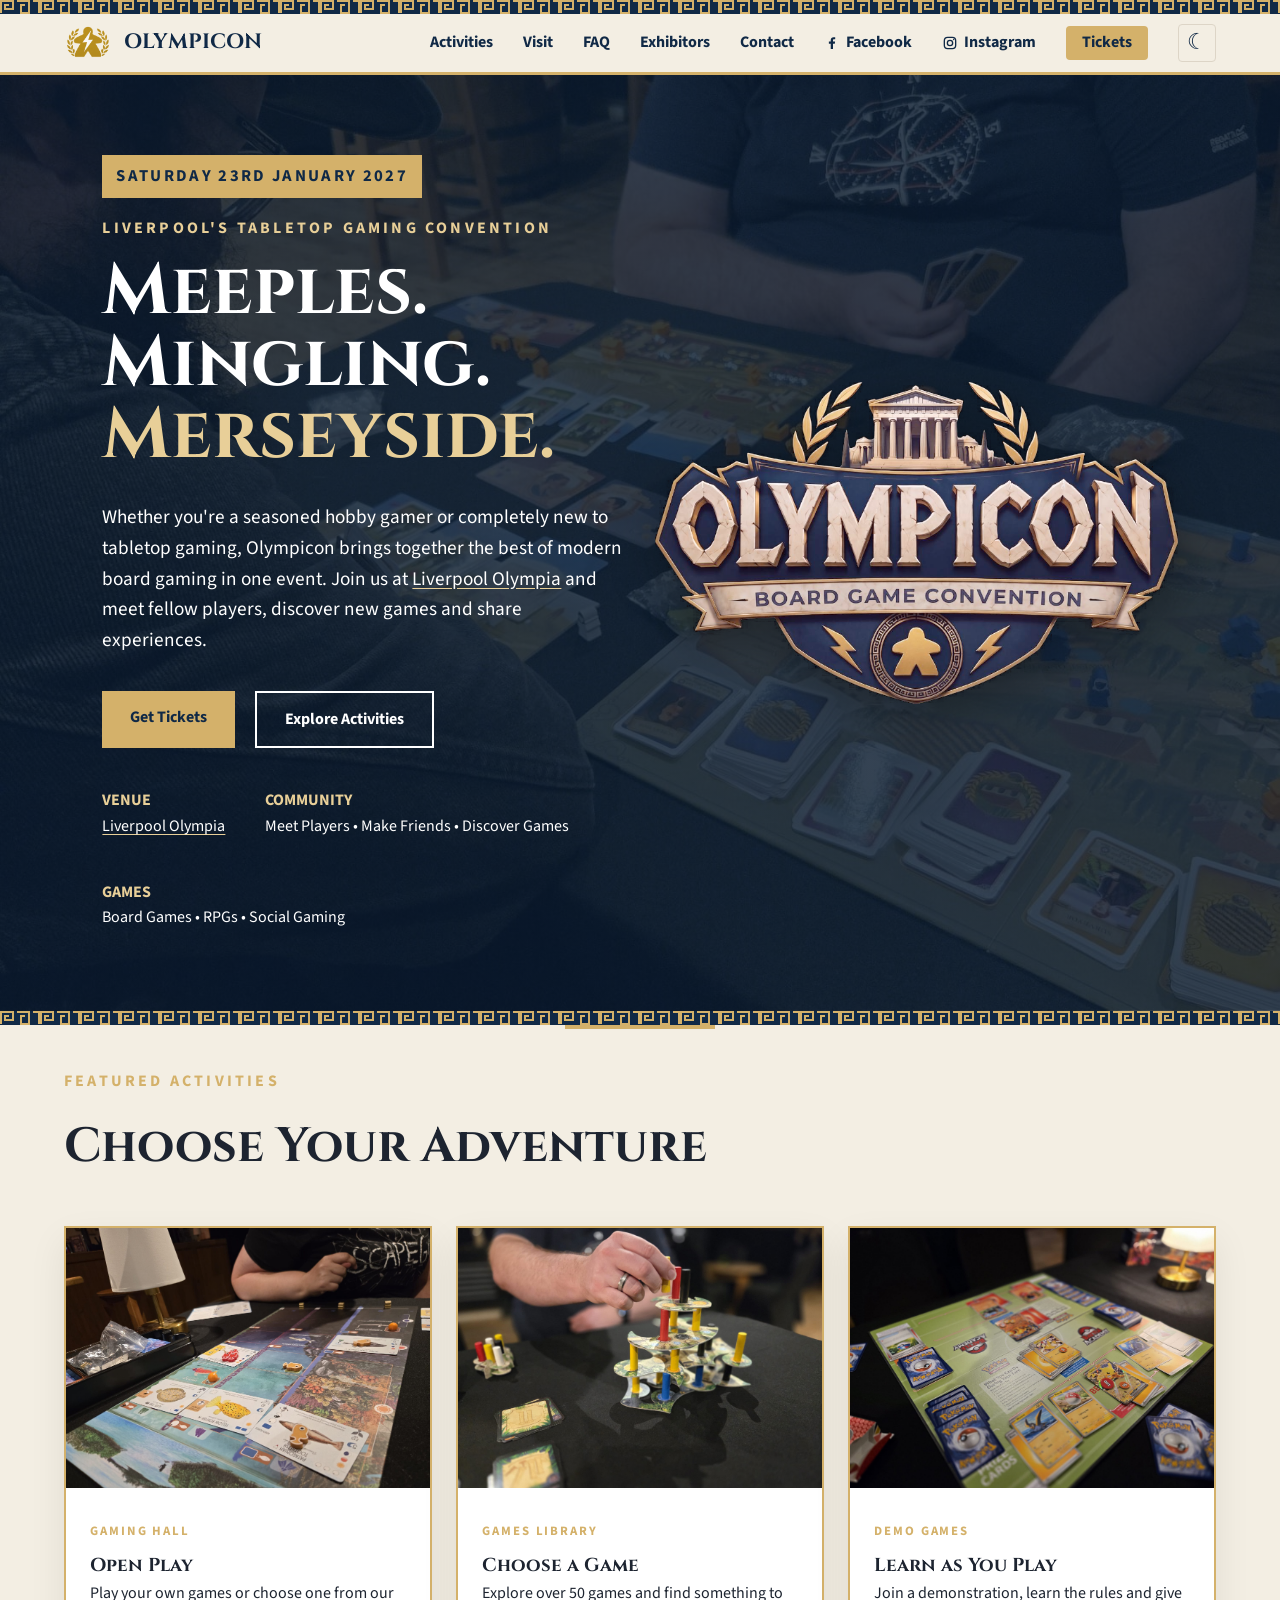
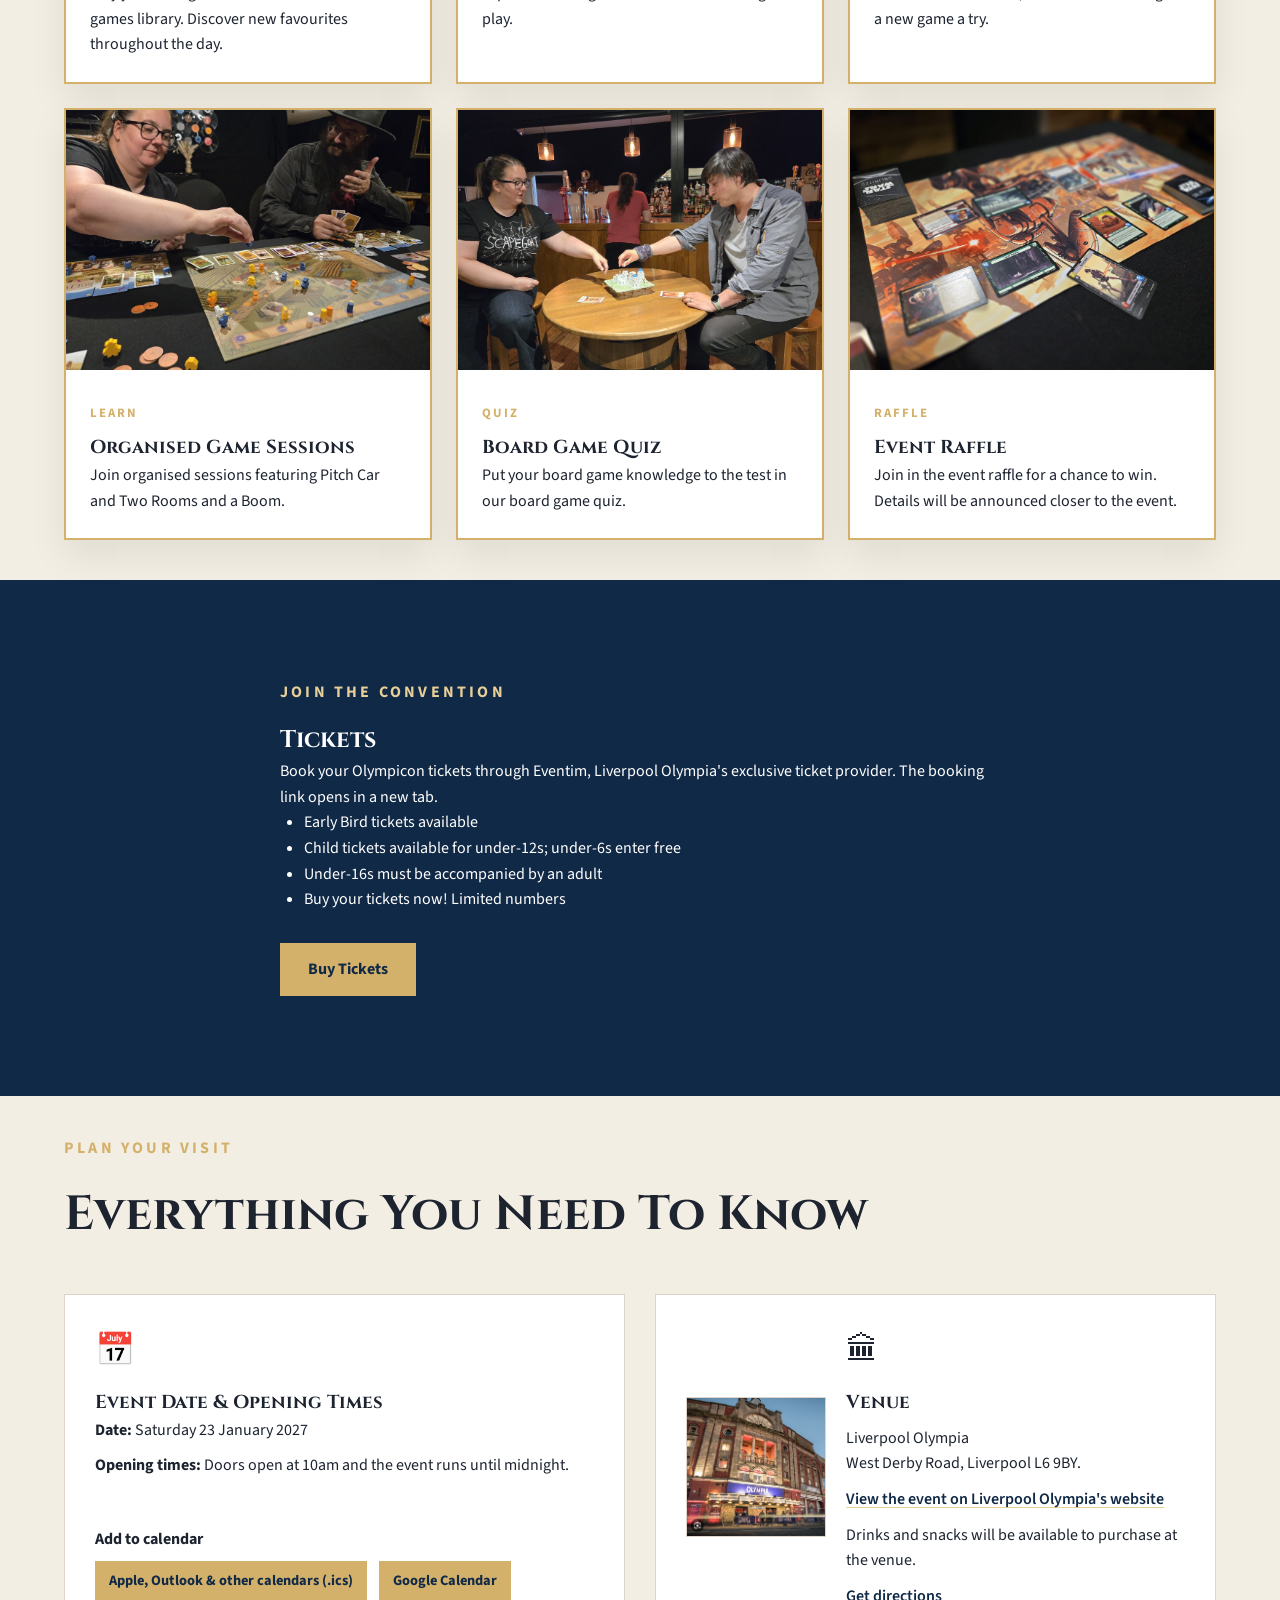
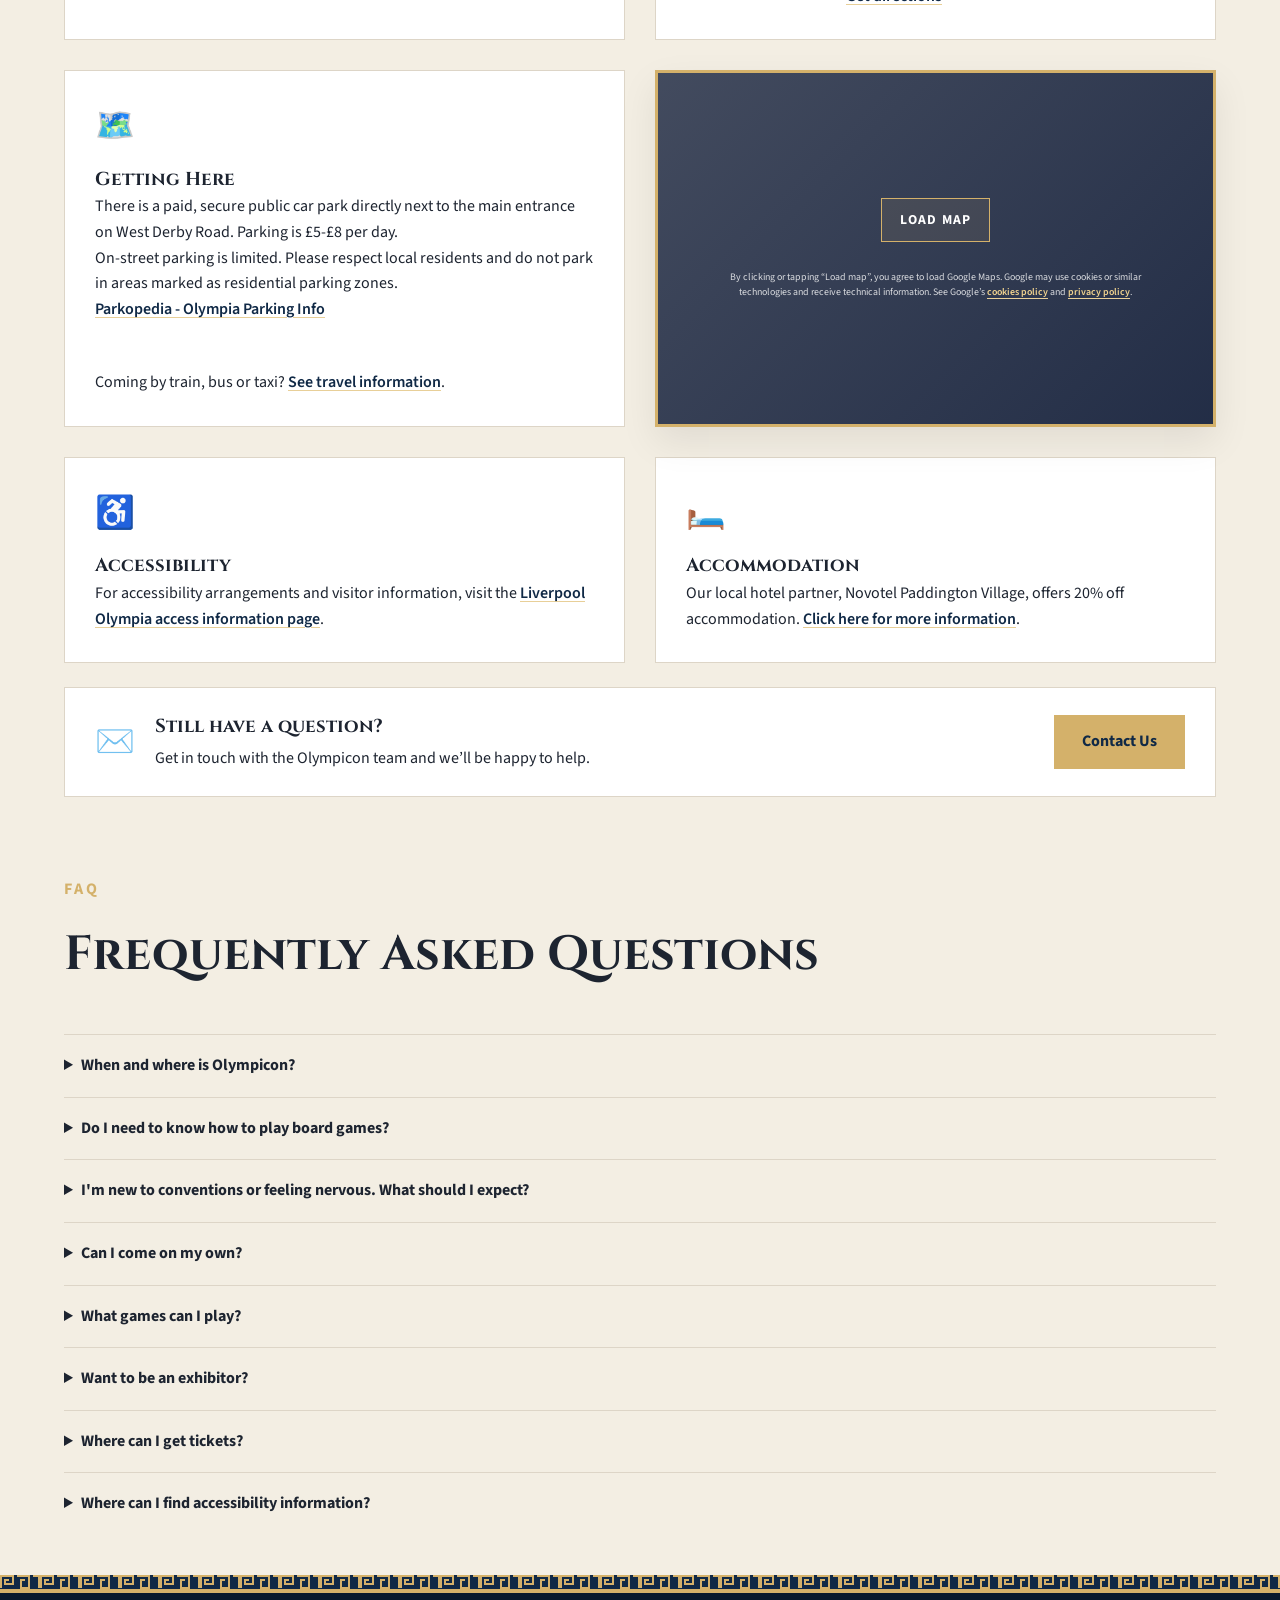
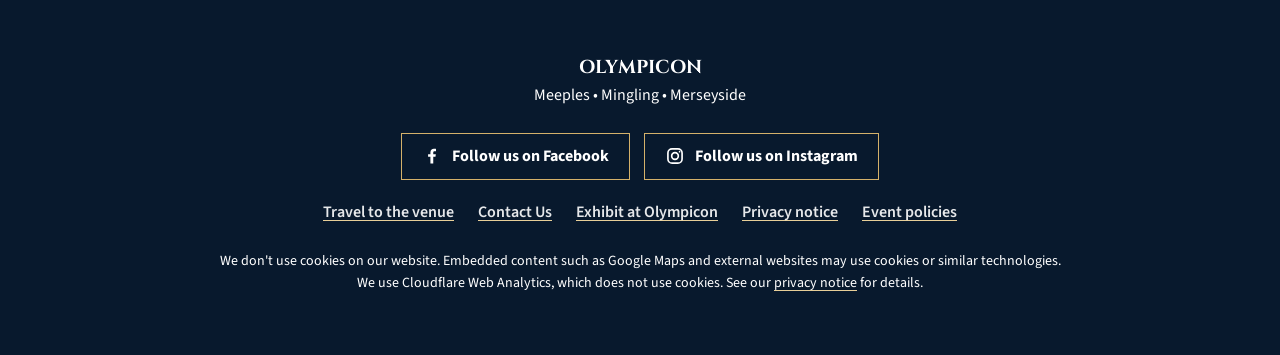
<file: index.html>
<!doctype html>
<html lang="en-GB">
<head>
<meta charset="utf-8">
<meta name="viewport" content="width=device-width, initial-scale=1">
<!-- The root URL redirects to site.html; keep its canonical target and search/social metadata aligned with that page. -->
<meta name="description" content="Olympicon is Liverpool's tabletop and board game convention at Liverpool Olympia. Join us in Merseyside for board games, RPGs, demos and community gaming.">
<meta name="robots" content="index, follow">

<title>Olympicon | Liverpool &amp; Merseyside Board Game Convention</title>
<link rel="canonical" href="https://olympicon.org/site.html">
<link rel="icon" type="image/png" href="images/Olympicon_Logo.png">

<meta property="og:type" content="website">
<meta property="og:site_name" content="Olympicon">
<meta property="og:title" content="Olympicon | Liverpool &amp; Merseyside Board Game Convention">
<meta property="og:description" content="Olympicon is Liverpool's tabletop and board game convention at Liverpool Olympia. Join us in Merseyside for board games, RPGs, demos and community gaming.">
<meta property="og:url" content="https://olympicon.org/site.html">
<meta property="og:image" content="https://olympicon.org/images/hero.jpeg">
<meta property="og:image:alt" content="Olympicon logo alongside a tabletop board game">
<meta property="og:image:type" content="image/jpeg">

<meta name="twitter:card" content="summary_large_image">
<meta name="twitter:title" content="Olympicon | Liverpool &amp; Merseyside Board Game Convention">
<meta name="twitter:description" content="Olympicon is Liverpool's tabletop and board game convention at Liverpool Olympia. Join us in Merseyside for board games, RPGs, demos and community gaming.">
<meta name="twitter:image" content="https://olympicon.org/images/hero.jpeg">
<meta name="twitter:image:alt" content="Olympicon logo alongside a tabletop board game">

<!-- Keep event details and organizer data in sync with the canonical page at site.html. -->
<script type="application/ld+json">
{
  "@context": "https://schema.org",
  "@type": "Event",
  "name": "Olympicon Liverpool 2027",
  "startDate": "2027-01-23T10:00:00+00:00",
  "endDate": "2027-01-24T00:00:00+00:00",
  "eventStatus": "https://schema.org/EventScheduled",
  "eventAttendanceMode": "https://schema.org/OfflineEventAttendanceMode",
  "description": "Liverpool's tabletop gaming convention, featuring board games, roleplaying games, demonstrations and social gaming.",
  "keywords": [
    "Liverpool Olympicon",
    "Olympicon Liverpool",
    "Olympicon board games Liverpool",
    "Olympicon gaming convention Liverpool",
    "Merseyside board games",
    "Merseyside gaming convention",
    "Merseyside tabletop gaming convention",
    "Merseyside board game event",
    "Merseyside gaming events 2027",
    "board games in Merseyside",
    "North West England board game convention",
    "Liverpool board game convention",
    "Liverpool board gaming event",
    "board gaming in Liverpool",
    "Liverpool tabletop gaming convention",
    "Liverpool tabletop convention 2027",
    "board game event Liverpool",
    "Liverpool gaming events 2027",
    "Liverpool Olympia board game event",
    "tabletop gaming event Liverpool",
    "Merseyside tabletop gaming",
    "gaming convention Liverpool",
    "board games Liverpool",
    "board game demos Liverpool",
    "learn to play board games Liverpool",
    "roleplaying games Liverpool",
    "RPG event Liverpool",
    "social gaming Liverpool",
    "Liverpool Olympia events",
    "tabletop gaming",
    "board games",
    "roleplaying games"
  ],
  "image": "https://olympicon.org/images/hero.jpeg",
  "url": "https://olympicon.org/site.html",
  "location": {
    "@type": "Place",
    "name": "Liverpool Olympia",
    "address": {
      "@type": "PostalAddress",
      "streetAddress": "West Derby Road",
      "addressLocality": "Liverpool",
      "postalCode": "L6 9BY",
      "addressCountry": "GB"
    }
  },
  "organizer": {
    "@type": "Organization",
    "name": "Olympicon",
    "alternateName": ["Liverpool Olympicon", "Olympicon Liverpool"],
    "url": "https://olympicon.org/",
    "sameAs": [
      "https://www.facebook.com/LiverpoolOlympicon",
      "https://www.instagram.com/liverpool.olympicon"
    ]
  }
}
</script>

<!-- Keep both automatic redirects and the fallback link pointed at the canonical event page. -->
<meta http-equiv="refresh" content="0;url=site.html">
</head>
<body>
<!-- Script redirect supplements the meta refresh; the link below remains the no-script fallback. -->
<script>
window.location.replace("site.html");
</script>
<p>Redirecting to Olympicon. If you are not redirected, <a href="site.html">open the event website</a>.</p>
</body>
</html>
</file>
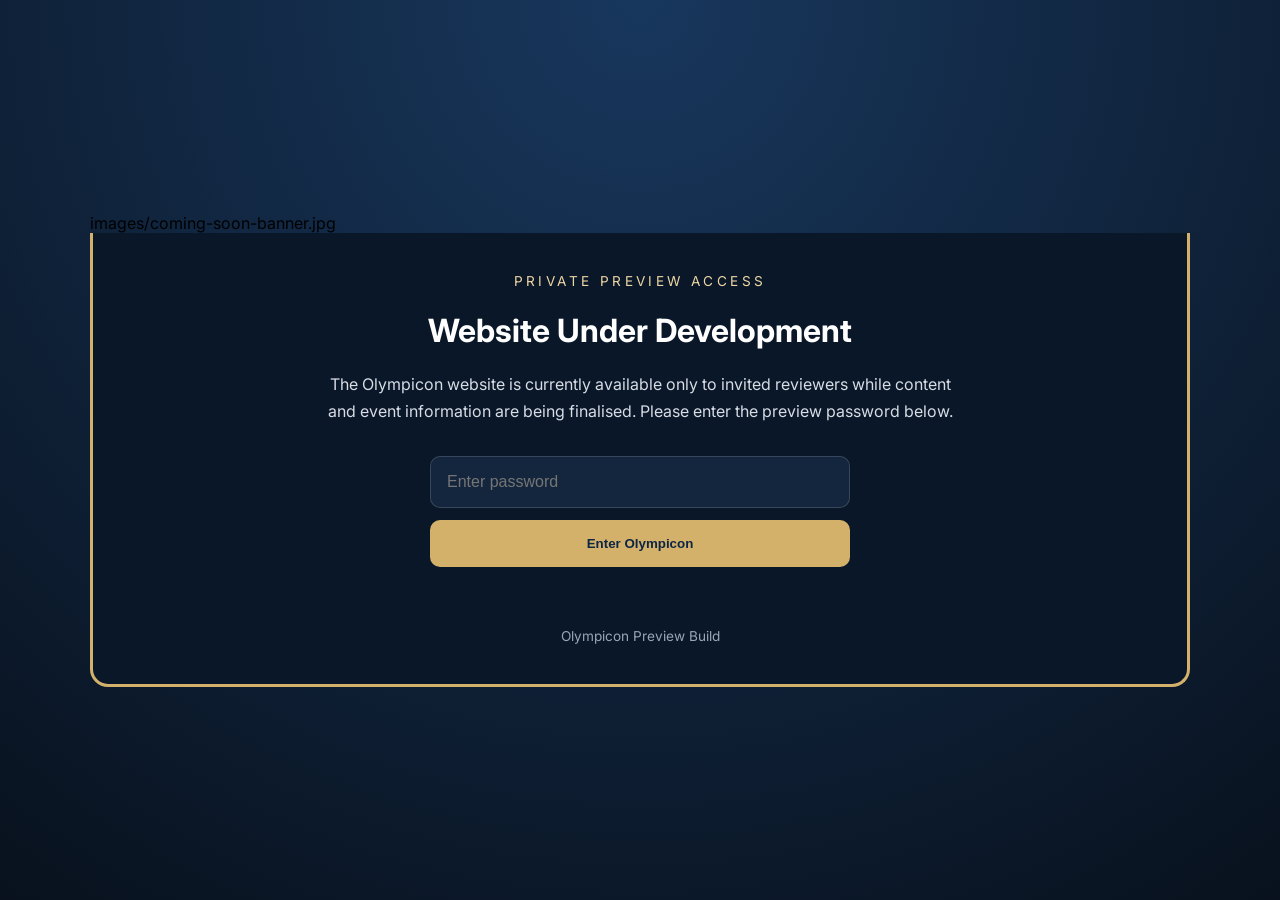
<file: images/index.html>
<!DOCTYPE html>
<html lang="en">
<head>

<meta charset="UTF-8">
<meta name="viewport" content="width=device-width, initial-scale=1.0">

<title>Coming Soon | Private Preview</title>

<link href="https://fonts.googleapis.com/css2?family=Cinzel:wght@500;700&family=Inter:wght@400;500;600&display=swap" rel="stylesheet">

<style>

:root{
    --navy:#0d2644;
    --gold:#d4b16a;
    --gold-light:#efd7a5;
}

*{
    box-sizing:border-box;
}

body{
    margin:0;
    min-height:100vh;

    background:
    radial-gradient(circle at top,#18375d,#08111d);

    font-family:Inter,sans-serif;

    display:flex;
    justify-content:center;
    align-items:center;

    padding:30px;
}

.container{
    width:min(1100px,95vw);
}

.banner{

    width:100%;
    display:block;

    border-radius:18px 18px 0 0;

    box-shadow:
    0 30px 60px rgba(0,0,0,.45);
}

.panel{

    background:#091728;

    color:white;

    padding:40px;

    border-left:3px solid var(--gold);
    border-right:3px solid var(--gold);
    border-bottom:3px solid var(--gold);

    border-radius:0 0 18px 18px;

    text-align:center;
}

.label{

    color:var(--gold-light);

    text-transform:uppercase;

    letter-spacing:.25em;

    font-size:.85rem;

    margin-bottom:12px;
}

h1{

    font-family:Cinzel
    margin:0 0 15px 0;
}

.description{

    max-width:650px;

    margin:0 auto 30px;

    color:#d7dce5;

    line-height:1.7;
}

.input-wrap{

    max-width:420px;

    margin:auto;
}

input{

    width:100%;

    padding:16px;

    border-radius:10px;

    border:1px solid rgba(255,255,255,.15);

    background:#14263d;

    color:white;

    font-size:1rem;

    margin-bottom:12px;
}

button{

    width:100%;

    padding:16px;

    border:none;

    border-radius:10px;

    background:var(--gold);

    color:#0d2644;

    font-weight:700;

    cursor:pointer;

    transition:.2s;
}

button:hover{
    transform:translateY(-2px);
}

#error{

    color:#ff8f8f;

    min-height:24px;

    margin-top:12px;
}

.footer{

    margin-top:25px;

    color:#98a6b9;

    font-size:.85rem;
}

@media(max-width:768px){

    h1{
        font-size:2rem;
    }

    .panel{
        padding:25px;
    }

}

</style>

</head>
<body>

<div class="container">

images/coming-soon-banner.jpg

<div class="panel">

<div class="label">
Private Preview Access
</div>

<h1>Website Under Development</h1>

<p class="description">
The Olympicon website is currently available only to invited reviewers while content and event information are being finalised.
Please enter the preview password below.
</p>

<div class="input-wrap">

<input
    id="password"
    type="password"
    placeholder="Enter password"
>

<button onclick="checkPassword()">
Enter Olympicon
</button>

<div id="error"></div>

</div>

<div class="footer">
Olympicon Preview Build
</div>

</div>

</div>

<script>

const SITE_PASSWORD = "Nat20";

function checkPassword() {

    const password =
        document.getElementById("password").value;

    if(password === SITE_PASSWORD){

        sessionStorage.setItem(
            "olympiconAccess",
            "granted"
        );

        window.location.href =
            "site.html";

    } else {

        document.getElementById("error").textContent =
            "Incorrect password.";

    }
}

document
.getElementById("password")
.addEventListener("keypress", function(event){

    if(event.key === "Enter"){
        checkPassword();
    }

});

</script>

</body>
</html>
</file>
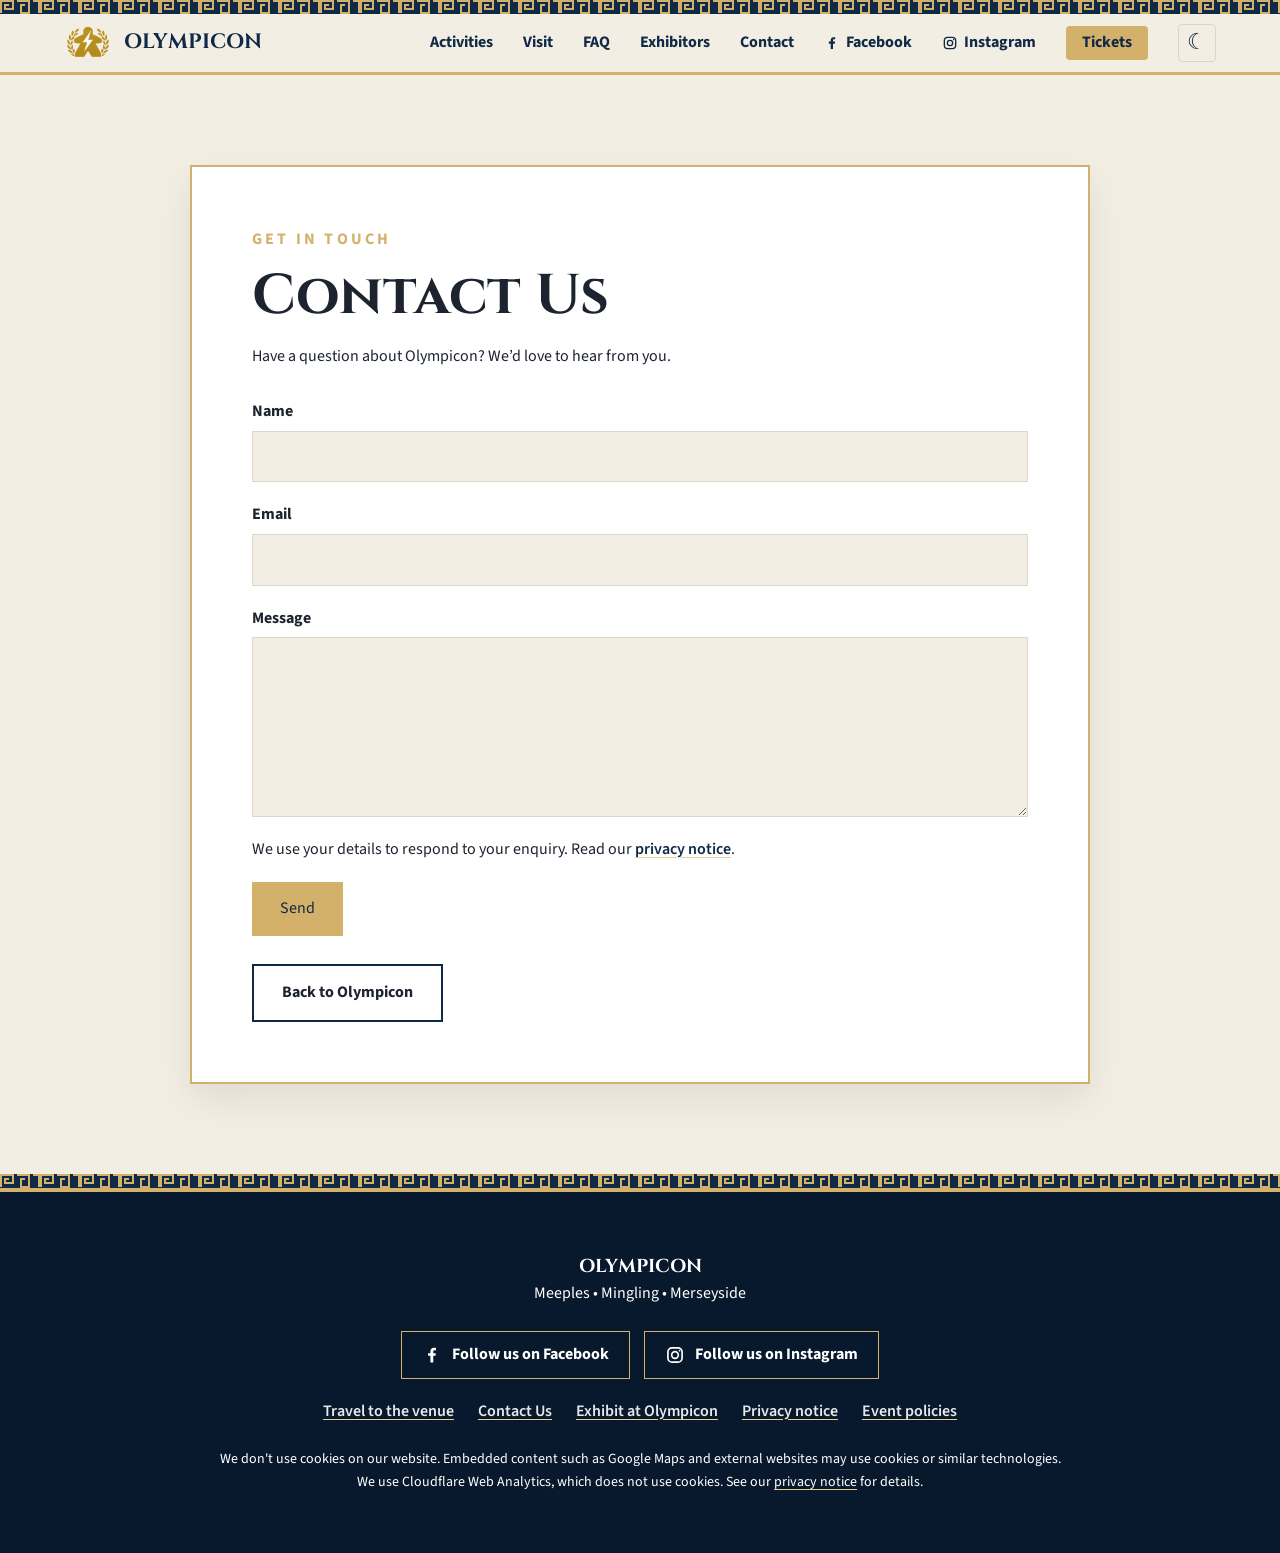
<file: contact.html>
<!doctype html>
<html lang="en-GB">
<head>
<!-- Contact-page search and social-preview metadata; keep canonical URL and shared preview image accurate. -->
<meta charset="utf-8">
<meta name="viewport" content="width=device-width, initial-scale=1">
<!-- Set the theme before first paint; saved choices expire after an hour. Keep this bootstrap in sync with script.js. -->
<script>
let savedTheme;
let savedThemeAt;
try {
  savedTheme = localStorage.getItem("olympicon-theme");
  savedThemeAt = Number(localStorage.getItem("olympicon-theme-updated-at"));
} catch (error) {
  console.error("Unable to load the saved theme preference.", error);
}
const currentTime = Date.now();
const hasRecentSavedTheme =
  (savedTheme === "dark" || savedTheme === "light") &&
  Number.isFinite(savedThemeAt) &&
  savedThemeAt <= currentTime &&
  currentTime - savedThemeAt < 60 * 60 * 1000;
const initialTheme = hasRecentSavedTheme
  ? savedTheme
  : typeof window.matchMedia === "function" &&
    window.matchMedia("(prefers-color-scheme: dark)").matches
    ? "dark"
    : "light";
if (initialTheme === "dark") {
  document.documentElement.dataset.theme = "dark";
}
</script>
<meta name="description" content="Contact the Olympicon team with questions about Liverpool's tabletop gaming convention on 23 January 2027.">
<meta name="robots" content="index, follow">

<title>Contact Us | Olympicon</title>
<link rel="canonical" href="https://olympicon.org/contact.html">
<link rel="icon" type="image/png" href="images/Olympicon_Logo.png">

<meta property="og:type" content="website">
<meta property="og:site_name" content="Olympicon">
<meta property="og:title" content="Contact Us | Olympicon">
<meta property="og:description" content="Contact the Olympicon team with questions about Liverpool's tabletop gaming convention on 23 January 2027.">
<meta property="og:url" content="https://olympicon.org/contact.html">
<meta property="og:image" content="https://olympicon.org/images/hero.jpeg">
<meta property="og:image:alt" content="Olympicon logo alongside a tabletop board game">
<meta property="og:image:type" content="image/jpeg">

<meta name="twitter:card" content="summary_large_image">
<meta name="twitter:title" content="Contact Us | Olympicon">
<meta name="twitter:description" content="Contact the Olympicon team with questions about Liverpool's tabletop gaming convention on 23 January 2027.">
<meta name="twitter:image" content="https://olympicon.org/images/hero.jpeg">
<meta name="twitter:image:alt" content="Olympicon logo alongside a tabletop board game">

<!-- Describe this standalone contact page separately from the main event page. -->
<script type="application/ld+json">
{
  "@context": "https://schema.org",
  "@type": "ContactPage",
  "name": "Contact Us | Olympicon",
  "description": "Contact the Olympicon team with questions about Liverpool's tabletop gaming convention on 23 January 2027.",
  "url": "https://olympicon.org/contact.html",
  "inLanguage": "en-GB",
  "isPartOf": {
    "@type": "WebSite",
    "name": "Olympicon",
    "url": "https://olympicon.org/"
  },
  "about": {
    "@type": "Organization",
    "name": "Olympicon",
    "url": "https://olympicon.org/"
  }
}
</script>

<link rel="stylesheet" href="styles.css?v=20261120-18">
</head>

<body>
<div class="greek-border" aria-hidden="true"></div>

<!-- Keep page navigation consistent with the main event site. -->
<header class="site-header">
<a class="brand" href="site.html">
  <img class="brand-logo" src="./images/Olympicon_Logo.png" alt="Olympicon logo">
  <span>OLYMPICON</span>
</a>

<button class="menu-toggle" aria-expanded="false" aria-controls="main-nav" aria-label="Toggle navigation">
☰
</button>

<nav id="main-nav" class="main-nav">
<a href="site.html#activities">Activities</a>
<a href="site.html#visit">Visit</a>
<a href="site.html#faq">FAQ</a>
<a href="vendors.html">Exhibitors</a>
<a href="contact.html" aria-current="page">Contact</a>
<a class="nav-social-link" href="https://www.facebook.com/LiverpoolOlympicon" target="_blank" rel="noopener noreferrer"><svg class="nav-social-icon" aria-hidden="true" viewBox="0 0 24 24"><path d="M13.5 21v-8h2.7l.4-3.1h-3.1v-2c0-.9.3-1.6 1.6-1.6h1.7V3.5c-.3 0-1.3-.1-2.5-.1-2.5 0-4.2 1.5-4.2 4.3v2.2H7.3V13h2.8v8h3.4z"/></svg>Facebook</a>
<a class="nav-social-link" href="https://www.instagram.com/liverpool.olympicon" target="_blank" rel="noopener noreferrer"><svg class="nav-social-icon" aria-hidden="true" viewBox="0 0 24 24"><rect x="3.5" y="3.5" width="17" height="17" rx="5"/><circle cx="12" cy="12" r="4"/><circle class="nav-social-icon-dot" cx="17.5" cy="6.8" r="1"/></svg>Instagram</a>
<a class="nav-ticket" href="site.html#tickets">Tickets</a>
<button class="theme-toggle" type="button" aria-label="Switch to dark mode" title="Switch to dark mode" aria-pressed="false"><span aria-hidden="true">☾</span></button>
</nav>
</header>

<!-- Contact form; keep its field names and access key aligned with the Web3Forms inbox setup. -->
<main>
<section class="contact-section">
<div class="contact-card">
<p class="eyebrow dark">GET IN TOUCH</p>
<h1>Contact Us</h1>
<p>Have a question about Olympicon? We’d love to hear from you.</p>

<!-- This Web3Forms key is shared with vendors.html; keep both forms aligned with the dashboard inbox. -->
<form class="contact-form" action="https://api.web3forms.com/submit" method="POST">
<input type="hidden" name="access_key" value="aca11882-fb15-490d-82c3-1f196a99f88e">
<div class="contact-field">
<label for="contact-name">Name</label>
<input id="contact-name" type="text" name="name" autocomplete="name" required>
</div>

<div class="contact-field">
<label for="contact-email">Email</label>
<input id="contact-email" type="email" name="email" autocomplete="email" required>
</div>

<div class="contact-field">
<label for="contact-message">Message</label>
<textarea id="contact-message" name="message" rows="6" required></textarea>
</div>

<p>We use your details to respond to your enquiry. Read our <a href="privacy.html">privacy notice</a>.</p>

<button class="button button-gold" type="submit">Send</button>
</form>

<a class="button button-outline contact-back-link" href="site.html">Back to Olympicon</a>
</div>
</section>
</main>

<div class="greek-border" aria-hidden="true"></div>
<footer class="site-footer">
<h3>OLYMPICON</h3>
<p>Meeples • Mingling • Merseyside</p>
<div class="footer-primary-links" aria-label="Social media">
<a class="button button-gold footer-social-link" href="https://www.facebook.com/LiverpoolOlympicon" target="_blank" rel="noopener noreferrer">
<svg class="footer-social-icon" aria-hidden="true" viewBox="0 0 24 24"><path d="M13.5 21v-8h2.7l.4-3.1h-3.1v-2c0-.9.3-1.6 1.6-1.6h1.7V3.5c-.3 0-1.3-.1-2.5-.1-2.5 0-4.2 1.5-4.2 4.3v2.2H7.3V13h2.8v8h3.4z"/></svg>
Follow us on Facebook
</a>
<a class="button button-gold footer-social-link" href="https://www.instagram.com/liverpool.olympicon" target="_blank" rel="noopener noreferrer">
<svg class="footer-social-icon" aria-hidden="true" viewBox="0 0 24 24"><rect x="3.5" y="3.5" width="17" height="17" rx="5"/><circle cx="12" cy="12" r="4"/><circle class="footer-social-icon-dot" cx="17.5" cy="6.8" r="1"/></svg>
Follow us on Instagram
</a>
</div>
<nav class="footer-utility-links" aria-label="More links">
<a class="footer-utility-link" href="travel.html">Travel to the venue</a>
<a class="footer-utility-link" href="contact.html" aria-current="page">Contact Us</a>
<a class="footer-utility-link" href="vendors.html">Exhibit at Olympicon</a>
<a class="footer-utility-link" href="privacy.html">Privacy notice</a>
<a class="footer-utility-link" href="policies.html">Event policies</a>
</nav>
<p class="footer-cookie-notice">We don't use cookies on our website. Embedded content such as Google Maps and external websites may use cookies or similar technologies.<br>We use Cloudflare Web Analytics, which does not use cookies. See our <a href="privacy.html">privacy notice</a> for details.</p>
</footer>

<!-- Cloudflare Web Analytics -->
<script type="module" src="https://static.cloudflareinsights.com/beacon.min.js" data-cf-beacon='{"token": "63cba8cb50c44fc893ce80165b6e42b3"}'></script>
<!-- End Cloudflare Web Analytics -->
<!-- Shared navigation, theme, and opt-in map interactions. -->
<script src="script.js"></script>
</body>
</html>
</file>
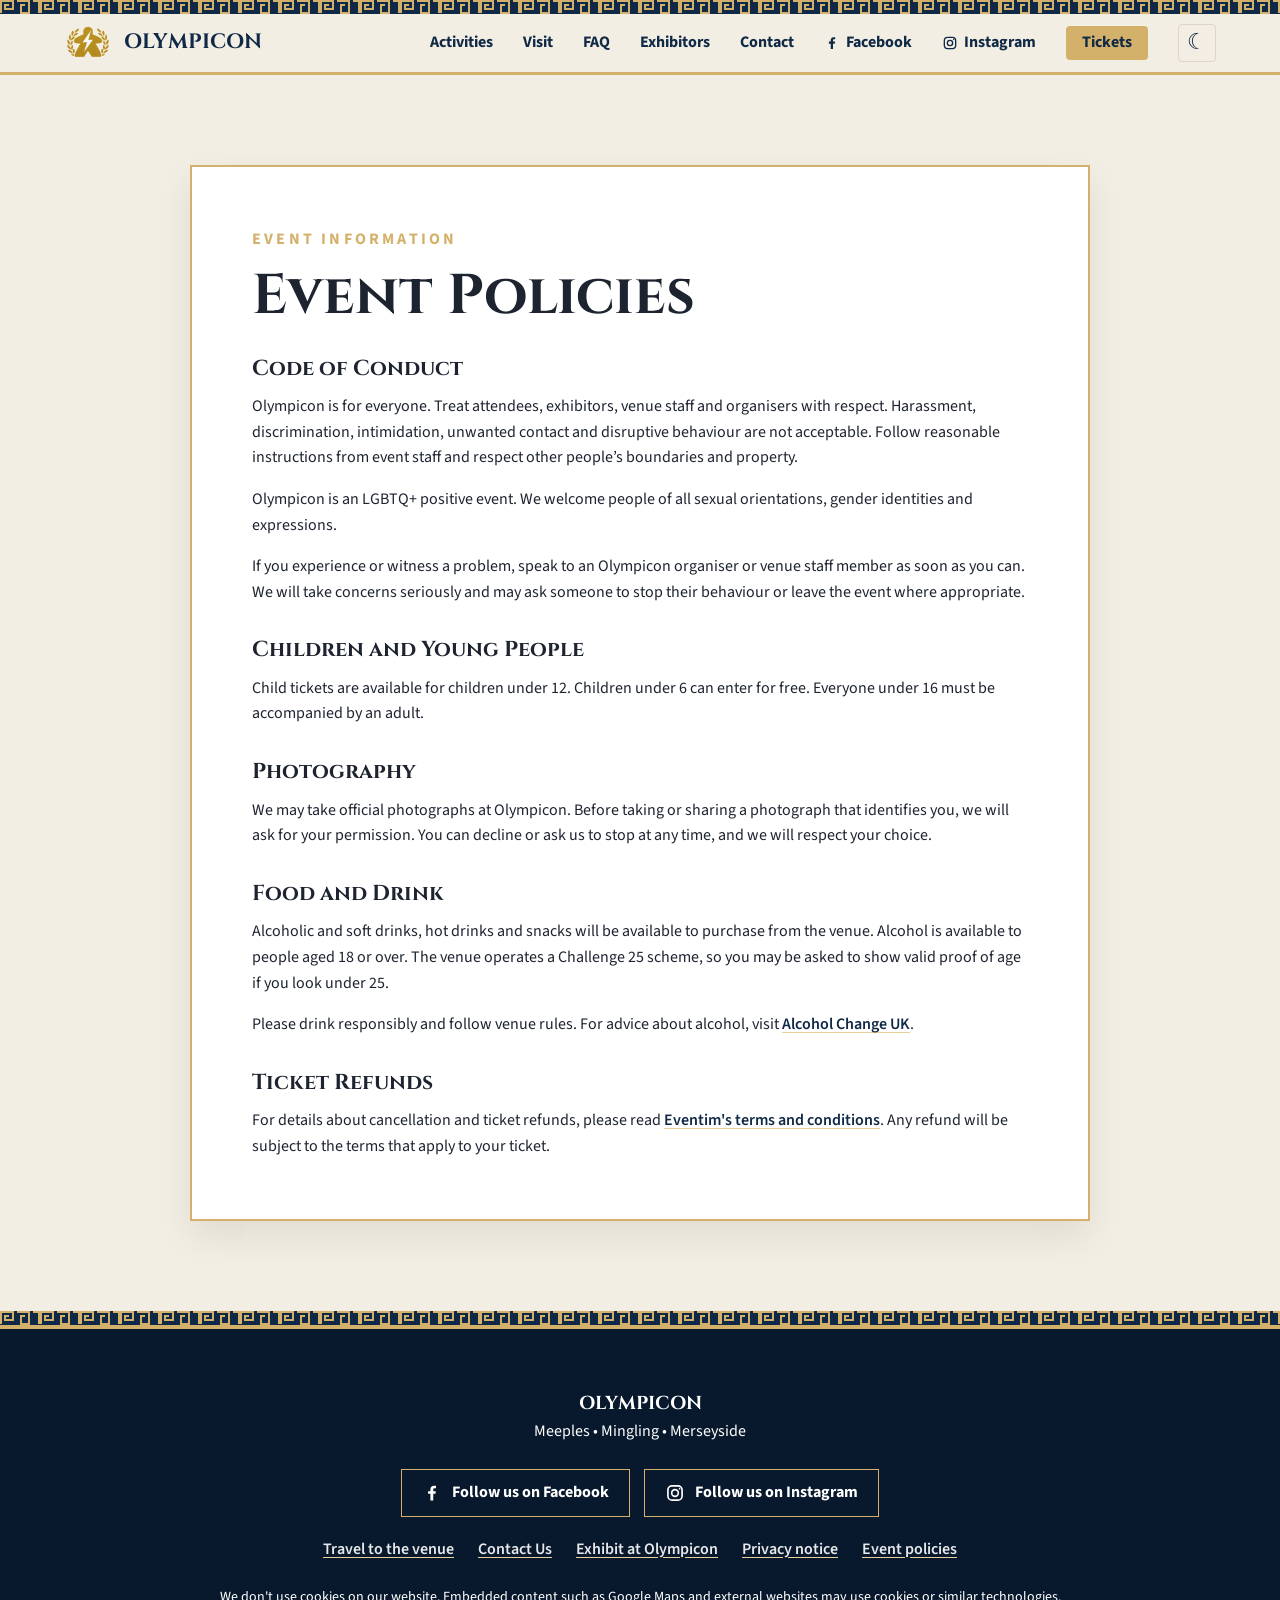
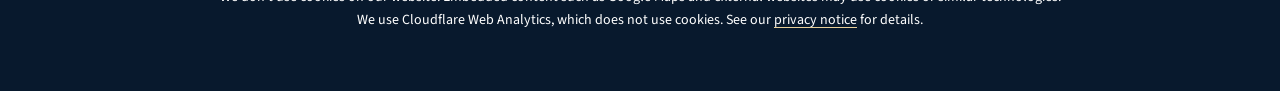
<file: policies.html>
<!doctype html>
<html lang="en-GB">
<head>
<!-- Keep search and social-preview details aligned with this page's canonical URL and content. -->
<meta charset="utf-8">
<meta name="viewport" content="width=device-width, initial-scale=1">
<!-- Set the theme before first paint; saved choices expire after an hour. Keep this bootstrap in sync with script.js. -->
<script>
let savedTheme;
let savedThemeAt;
try {
  savedTheme = localStorage.getItem("olympicon-theme");
  savedThemeAt = Number(localStorage.getItem("olympicon-theme-updated-at"));
} catch (error) {
  console.error("Unable to load the saved theme preference.", error);
}
const currentTime = Date.now();
const hasRecentSavedTheme =
  (savedTheme === "dark" || savedTheme === "light") &&
  Number.isFinite(savedThemeAt) &&
  savedThemeAt <= currentTime &&
  currentTime - savedThemeAt < 60 * 60 * 1000;
const initialTheme = hasRecentSavedTheme
  ? savedTheme
  : typeof window.matchMedia === "function" &&
    window.matchMedia("(prefers-color-scheme: dark)").matches
    ? "dark"
    : "light";
if (initialTheme === "dark") {
  document.documentElement.dataset.theme = "dark";
}
</script>
<meta name="description" content="Olympicon's code of conduct, photography and ticket refund information.">
<meta name="robots" content="index, follow">

<title>Event Policies | Olympicon</title>
<link rel="canonical" href="https://olympicon.org/policies.html">
<link rel="icon" type="image/png" href="images/Olympicon_Logo.png">

<meta property="og:type" content="website">
<meta property="og:site_name" content="Olympicon">
<meta property="og:title" content="Event Policies | Olympicon">
<meta property="og:description" content="Read Olympicon's code of conduct, photography approach and ticket refund information for the Liverpool 2027 event.">
<meta property="og:url" content="https://olympicon.org/policies.html">
<meta property="og:image" content="https://olympicon.org/images/hero.jpeg">
<meta property="og:image:alt" content="Olympicon logo alongside a tabletop board game">
<meta property="og:image:type" content="image/jpeg">

<meta name="twitter:card" content="summary_large_image">
<meta name="twitter:title" content="Event Policies | Olympicon">
<meta name="twitter:description" content="Read Olympicon's code of conduct, photography approach and ticket refund information for the Liverpool 2027 event.">
<meta name="twitter:image" content="https://olympicon.org/images/hero.jpeg">
<meta name="twitter:image:alt" content="Olympicon logo alongside a tabletop board game">

<!-- Identify this standalone policy page and the event the policies apply to. -->
<script type="application/ld+json">
{
  "@context": "https://schema.org",
  "@type": "WebPage",
  "name": "Event Policies | Olympicon",
  "description": "Olympicon's code of conduct, photography and ticket refund information.",
  "url": "https://olympicon.org/policies.html",
  "inLanguage": "en-GB",
  "isPartOf": {
    "@type": "WebSite",
    "name": "Olympicon",
    "url": "https://olympicon.org/"
  },
  "about": {
    "@type": "Event",
    "name": "Olympicon Liverpool 2027",
    "url": "https://olympicon.org/site.html"
  }
}
</script>

<link rel="stylesheet" href="styles.css?v=20261120-18">
</head>

<body>
<div class="greek-border" aria-hidden="true"></div>

<!-- Keep the standalone page navigation consistent with the rest of the site. -->
<header class="site-header">
<a class="brand" href="site.html">
  <img class="brand-logo" src="./images/Olympicon_Logo.png" alt="Olympicon logo">
  <span>OLYMPICON</span>
</a>

<button class="menu-toggle" aria-expanded="false" aria-controls="main-nav" aria-label="Toggle navigation">
☰
</button>

<nav id="main-nav" class="main-nav">
<a href="site.html#activities">Activities</a>
<a href="site.html#visit">Visit</a>
<a href="site.html#faq">FAQ</a>
<a href="vendors.html">Exhibitors</a>
<a href="contact.html">Contact</a>
<a class="nav-social-link" href="https://www.facebook.com/LiverpoolOlympicon" target="_blank" rel="noopener noreferrer"><svg class="nav-social-icon" aria-hidden="true" viewBox="0 0 24 24"><path d="M13.5 21v-8h2.7l.4-3.1h-3.1v-2c0-.9.3-1.6 1.6-1.6h1.7V3.5c-.3 0-1.3-.1-2.5-.1-2.5 0-4.2 1.5-4.2 4.3v2.2H7.3V13h2.8v8h3.4z"/></svg>Facebook</a>
<a class="nav-social-link" href="https://www.instagram.com/liverpool.olympicon" target="_blank" rel="noopener noreferrer"><svg class="nav-social-icon" aria-hidden="true" viewBox="0 0 24 24"><rect x="3.5" y="3.5" width="17" height="17" rx="5"/><circle cx="12" cy="12" r="4"/><circle class="nav-social-icon-dot" cx="17.5" cy="6.8" r="1"/></svg>Instagram</a>
<a class="nav-ticket" href="site.html#tickets">Tickets</a>
<button class="theme-toggle" type="button" aria-label="Switch to dark mode" title="Switch to dark mode" aria-pressed="false"><span aria-hidden="true">☾</span></button>
</nav>
</header>

<!-- Event policies; keep ticket and venue rules current with the organizer's terms. -->
<main>
<section class="contact-section">
<article class="contact-card">
<p class="eyebrow dark">EVENT INFORMATION</p>
<h1>Event Policies</h1>

<!-- Keep event rules and ticket terms current when organizer or venue policies change. -->
<h2 id="conduct">Code of Conduct</h2>
<p>Olympicon is for everyone. Treat attendees, exhibitors, venue staff and organisers with respect. Harassment, discrimination, intimidation, unwanted contact and disruptive behaviour are not acceptable. Follow reasonable instructions from event staff and respect other people’s boundaries and property.</p>
<p>Olympicon is an LGBTQ+ positive event. We welcome people of all sexual orientations, gender identities and expressions.</p>
<p>If you experience or witness a problem, speak to an Olympicon organiser or venue staff member as soon as you can. We will take concerns seriously and may ask someone to stop their behaviour or leave the event where appropriate.</p>

<h2 id="children">Children and Young People</h2>
<p>Child tickets are available for children under 12. Children under 6 can enter for free. Everyone under 16 must be accompanied by an adult.</p>

<h2 id="photography">Photography</h2>
<p>We may take official photographs at Olympicon. Before taking or sharing a photograph that identifies you, we will ask for your permission. You can decline or ask us to stop at any time, and we will respect your choice.</p>

<h2 id="food-and-drink">Food and Drink</h2>
<p>Alcoholic and soft drinks, hot drinks and snacks will be available to purchase from the venue. Alcohol is available to people aged 18 or over. The venue operates a Challenge 25 scheme, so you may be asked to show valid proof of age if you look under 25.</p>
<p>Please drink responsibly and follow venue rules. For advice about alcohol, visit <a href="https://alcoholchange.org.uk/" target="_blank" rel="noopener noreferrer">Alcohol Change UK</a>.</p>

<h2 id="refunds">Ticket Refunds</h2>
<p>For details about cancellation and ticket refunds, please read <a href="https://www.eventim-light.com/uk/a/63cad97174fb184f4eebfa20/terms#revocation" target="_blank" rel="noopener noreferrer">Eventim's terms and conditions</a>. Any refund will be subject to the terms that apply to your ticket.</p>
</article>
</section>
</main>

<div class="greek-border" aria-hidden="true"></div>
<!-- Keep footer destinations consistent across public pages. -->
<footer class="site-footer">
<h3>OLYMPICON</h3>
<p>Meeples • Mingling • Merseyside</p>
<div class="footer-primary-links" aria-label="Social media">
<a class="button button-gold footer-social-link" href="https://www.facebook.com/LiverpoolOlympicon" target="_blank" rel="noopener noreferrer">
<svg class="footer-social-icon" aria-hidden="true" viewBox="0 0 24 24"><path d="M13.5 21v-8h2.7l.4-3.1h-3.1v-2c0-.9.3-1.6 1.6-1.6h1.7V3.5c-.3 0-1.3-.1-2.5-.1-2.5 0-4.2 1.5-4.2 4.3v2.2H7.3V13h2.8v8h3.4z"/></svg>
Follow us on Facebook
</a>
<a class="button button-gold footer-social-link" href="https://www.instagram.com/liverpool.olympicon" target="_blank" rel="noopener noreferrer">
<svg class="footer-social-icon" aria-hidden="true" viewBox="0 0 24 24"><rect x="3.5" y="3.5" width="17" height="17" rx="5"/><circle cx="12" cy="12" r="4"/><circle class="footer-social-icon-dot" cx="17.5" cy="6.8" r="1"/></svg>
Follow us on Instagram
</a>
</div>
<nav class="footer-utility-links" aria-label="More links">
<a class="footer-utility-link" href="travel.html">Travel to the venue</a>
<a class="footer-utility-link" href="contact.html">Contact Us</a>
<a class="footer-utility-link" href="vendors.html">Exhibit at Olympicon</a>
<a class="footer-utility-link" href="privacy.html">Privacy notice</a>
<a class="footer-utility-link" href="policies.html" aria-current="page">Event policies</a>
</nav>
<p class="footer-cookie-notice">We don't use cookies on our website. Embedded content such as Google Maps and external websites may use cookies or similar technologies.<br>We use Cloudflare Web Analytics, which does not use cookies. See our <a href="privacy.html">privacy notice</a> for details.</p>
</footer>

<!-- Shared navigation, theme, and opt-in map interactions. -->
<script src="script.js"></script>
</body>
</html>
</file>
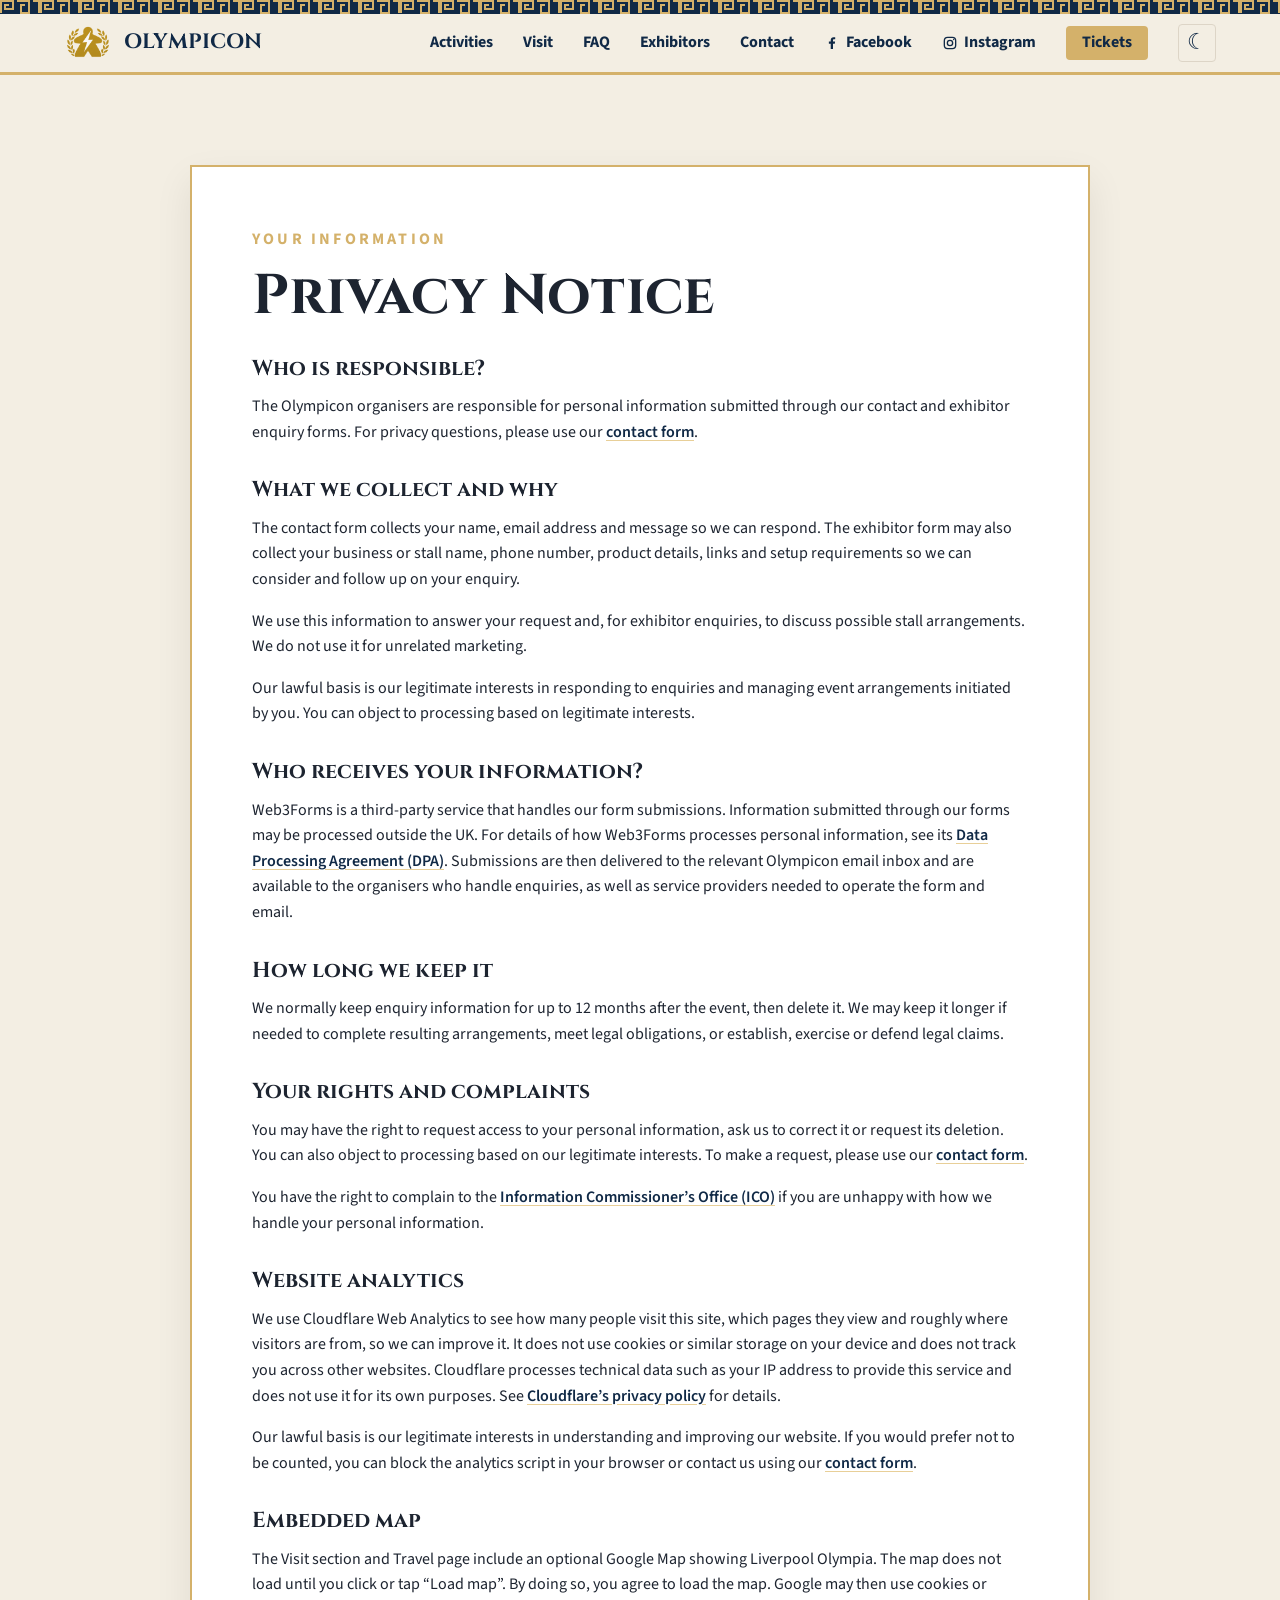
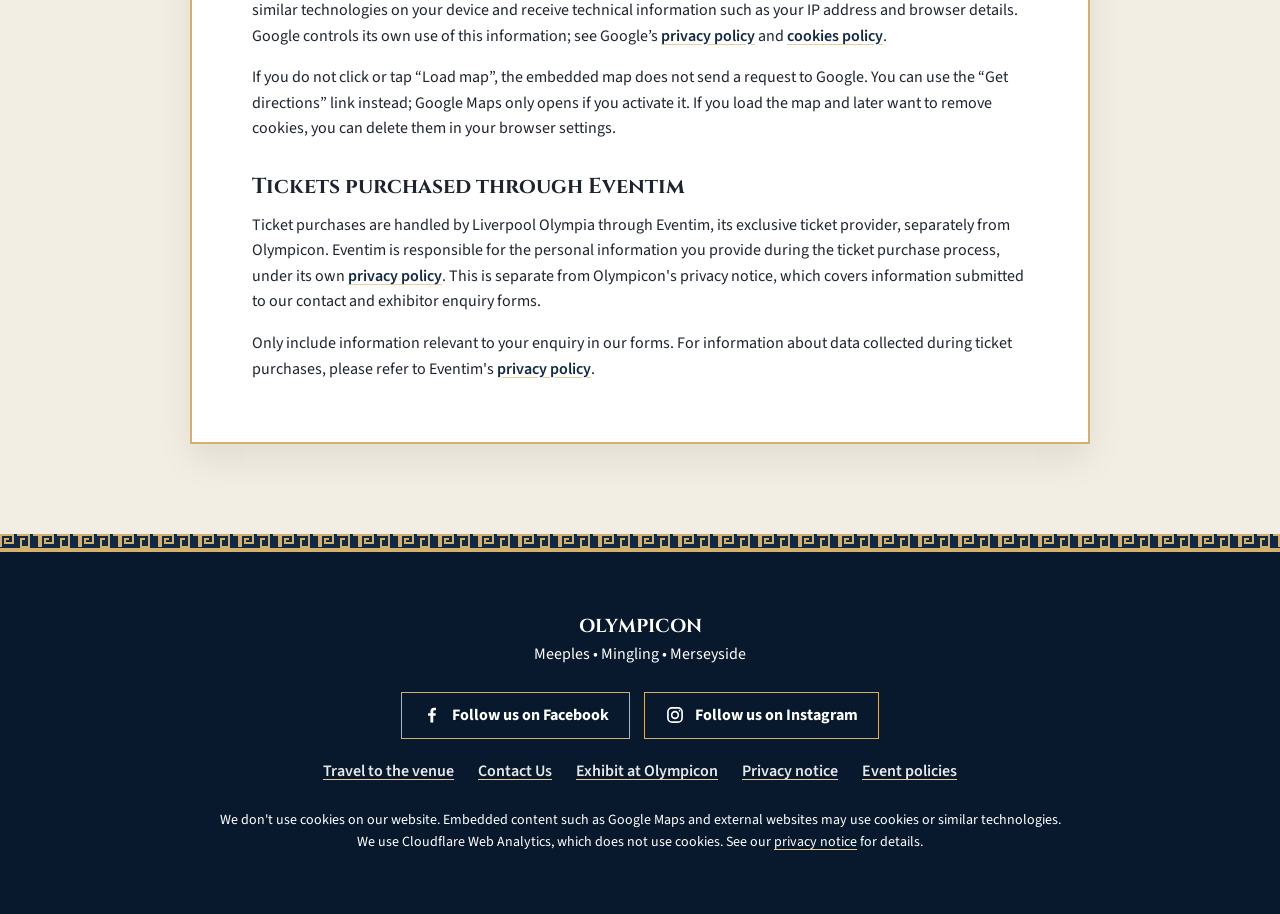
<file: privacy.html>
<!doctype html>
<html lang="en-GB">
<head>
<!-- Keep search and social-preview details aligned with this page's canonical URL and content. -->
<meta charset="utf-8">
<meta name="viewport" content="width=device-width, initial-scale=1">
<!-- Set the theme before first paint; saved choices expire after an hour. Keep this bootstrap in sync with script.js. -->
<script>
let savedTheme;
let savedThemeAt;
try {
  savedTheme = localStorage.getItem("olympicon-theme");
  savedThemeAt = Number(localStorage.getItem("olympicon-theme-updated-at"));
} catch (error) {
  console.error("Unable to load the saved theme preference.", error);
}
const currentTime = Date.now();
const hasRecentSavedTheme =
  (savedTheme === "dark" || savedTheme === "light") &&
  Number.isFinite(savedThemeAt) &&
  savedThemeAt <= currentTime &&
  currentTime - savedThemeAt < 60 * 60 * 1000;
const initialTheme = hasRecentSavedTheme
  ? savedTheme
  : typeof window.matchMedia === "function" &&
    window.matchMedia("(prefers-color-scheme: dark)").matches
    ? "dark"
    : "light";
if (initialTheme === "dark") {
  document.documentElement.dataset.theme = "dark";
}
</script>
<meta name="description" content="How Olympicon handles enquiry information and uses Cloudflare Web Analytics on its website.">
<meta name="robots" content="index, follow">

<title>Privacy Notice | Olympicon</title>
<link rel="canonical" href="https://olympicon.org/privacy.html">
<link rel="icon" type="image/png" href="images/Olympicon_Logo.png">

<meta property="og:type" content="website">
<meta property="og:site_name" content="Olympicon">
<meta property="og:title" content="Privacy Notice | Olympicon">
<meta property="og:description" content="Learn how Olympicon handles enquiry information, uses Cloudflare Web Analytics, and handles ticket purchases through Eventim separately.">
<meta property="og:url" content="https://olympicon.org/privacy.html">
<meta property="og:image" content="https://olympicon.org/images/hero.jpeg">
<meta property="og:image:alt" content="Olympicon logo alongside a tabletop board game">
<meta property="og:image:type" content="image/jpeg">

<meta name="twitter:card" content="summary_large_image">
<meta name="twitter:title" content="Privacy Notice | Olympicon">
<meta name="twitter:description" content="Learn how Olympicon handles enquiry information, uses Cloudflare Web Analytics, and handles ticket purchases through Eventim separately.">
<meta name="twitter:image" content="https://olympicon.org/images/hero.jpeg">
<meta name="twitter:image:alt" content="Olympicon logo alongside a tabletop board game">

<!-- Identify this standalone policy page and the organization it describes. -->
<script type="application/ld+json">
{
  "@context": "https://schema.org",
  "@type": "WebPage",
  "name": "Privacy Notice | Olympicon",
  "description": "How Olympicon handles enquiry information and uses Cloudflare Web Analytics on its website.",
  "url": "https://olympicon.org/privacy.html",
  "inLanguage": "en-GB",
  "isPartOf": {
    "@type": "WebSite",
    "name": "Olympicon",
    "url": "https://olympicon.org/"
  },
  "about": {
    "@type": "Organization",
    "name": "Olympicon",
    "url": "https://olympicon.org/"
  }
}
</script>

<link rel="stylesheet" href="styles.css?v=20261120-18">
</head>

<body>
<div class="greek-border" aria-hidden="true"></div>

<!-- Keep the standalone page navigation consistent with the rest of the site. -->
<header class="site-header">
<a class="brand" href="site.html">
  <img class="brand-logo" src="./images/Olympicon_Logo.png" alt="Olympicon logo">
  <span>OLYMPICON</span>
</a>

<button class="menu-toggle" aria-expanded="false" aria-controls="main-nav" aria-label="Toggle navigation">
☰
</button>

<nav id="main-nav" class="main-nav">
<a href="site.html#activities">Activities</a>
<a href="site.html#visit">Visit</a>
<a href="site.html#faq">FAQ</a>
<a href="vendors.html">Exhibitors</a>
<a href="contact.html">Contact</a>
<a class="nav-social-link" href="https://www.facebook.com/LiverpoolOlympicon" target="_blank" rel="noopener noreferrer"><svg class="nav-social-icon" aria-hidden="true" viewBox="0 0 24 24"><path d="M13.5 21v-8h2.7l.4-3.1h-3.1v-2c0-.9.3-1.6 1.6-1.6h1.7V3.5c-.3 0-1.3-.1-2.5-.1-2.5 0-4.2 1.5-4.2 4.3v2.2H7.3V13h2.8v8h3.4z"/></svg>Facebook</a>
<a class="nav-social-link" href="https://www.instagram.com/liverpool.olympicon" target="_blank" rel="noopener noreferrer"><svg class="nav-social-icon" aria-hidden="true" viewBox="0 0 24 24"><rect x="3.5" y="3.5" width="17" height="17" rx="5"/><circle cx="12" cy="12" r="4"/><circle class="nav-social-icon-dot" cx="17.5" cy="6.8" r="1"/></svg>Instagram</a>
<a class="nav-ticket" href="site.html#tickets">Tickets</a>
<button class="theme-toggle" type="button" aria-label="Switch to dark mode" title="Switch to dark mode" aria-pressed="false"><span aria-hidden="true">☾</span></button>
</nav>
</header>

<!-- Privacy notice; update when form handling, analytics, or embedded services change. -->
<main>
<section class="contact-section">
<article class="contact-card">
<p class="eyebrow dark">YOUR INFORMATION</p>
<h1>Privacy Notice</h1>

<h2>Who is responsible?</h2>
<p>The Olympicon organisers are responsible for personal information submitted through our contact and exhibitor enquiry forms. For privacy questions, please use our <a href="contact.html">contact form</a>.</p>

<h2>What we collect and why</h2>
<p>The contact form collects your name, email address and message so we can respond. The exhibitor form may also collect your business or stall name, phone number, product details, links and setup requirements so we can consider and follow up on your enquiry.</p>
<p>We use this information to answer your request and, for exhibitor enquiries, to discuss possible stall arrangements. We do not use it for unrelated marketing.</p>
<p>Our lawful basis is our legitimate interests in responding to enquiries and managing event arrangements initiated by you. You can object to processing based on legitimate interests.</p>

<h2>Who receives your information?</h2>
<!-- Update this description if the form provider, submission routing, or inbox setup changes. -->
<p>Web3Forms is a third-party service that handles our form submissions. Information submitted through our forms may be processed outside the UK. For details of how Web3Forms processes personal information, see its <a href="Web3Forms-DPA.pdf">Data Processing Agreement (DPA)</a>. Submissions are then delivered to the relevant Olympicon email inbox and are available to the organisers who handle enquiries, as well as service providers needed to operate the form and email.</p>

<h2>How long we keep it</h2>
<p>We normally keep enquiry information for up to 12 months after the event, then delete it. We may keep it longer if needed to complete resulting arrangements, meet legal obligations, or establish, exercise or defend legal claims.</p>

<h2>Your rights and complaints</h2>
<p>You may have the right to request access to your personal information, ask us to correct it or request its deletion. You can also object to processing based on our legitimate interests. To make a request, please use our <a href="contact.html">contact form</a>.</p>
<p>You have the right to complain to the <a href="https://ico.org.uk/make-a-complaint/" target="_blank" rel="noopener noreferrer">Information Commissioner’s Office (ICO)</a> if you are unhappy with how we handle your personal information.</p>

<h2>Website analytics</h2>
<p>We use Cloudflare Web Analytics to see how many people visit this site, which pages they view and roughly where visitors are from, so we can improve it. It does not use cookies or similar storage on your device and does not track you across other websites. Cloudflare processes technical data such as your IP address to provide this service and does not use it for its own purposes. See <a href="https://www.cloudflare.com/privacypolicy/" target="_blank" rel="noopener noreferrer">Cloudflare’s privacy policy</a> for details.</p>
<p>Our lawful basis is our legitimate interests in understanding and improving our website. If you would prefer not to be counted, you can block the analytics script in your browser or contact us using our <a href="contact.html">contact form</a>.</p>

<h2>Embedded map</h2>
<!-- Map requests are deferred until visitor consent is given on the event or travel page. -->
<p>The Visit section and Travel page include an optional Google Map showing Liverpool Olympia. The map does not load until you click or tap “Load map”. By doing so, you agree to load the map. Google may then use cookies or similar technologies on your device and receive technical information such as your IP address and browser details. Google controls its own use of this information; see Google’s <a href="https://policies.google.com/privacy?hl=en-GB" target="_blank" rel="noopener noreferrer">privacy policy</a> and <a href="https://policies.google.com/technologies/cookies?hl=en-GB" target="_blank" rel="noopener noreferrer">cookies policy</a>.</p>
<p>If you do not click or tap “Load map”, the embedded map does not send a request to Google. You can use the “Get directions” link instead; Google Maps only opens if you activate it. If you load the map and later want to remove cookies, you can delete them in your browser settings.</p>

<h2>Tickets purchased through Eventim</h2>
<p>Ticket purchases are handled by Liverpool Olympia through Eventim, its exclusive ticket provider, separately from Olympicon. Eventim is responsible for the personal information you provide during the ticket purchase process, under its own <a href="https://www.eventim-light.com/uk/a/63cad97174fb184f4eebfa20/privacy" target="_blank" rel="noopener noreferrer">privacy policy</a>. This is separate from Olympicon's privacy notice, which covers information submitted to our contact and exhibitor enquiry forms.</p>
<p>Only include information relevant to your enquiry in our forms. For information about data collected during ticket purchases, please refer to Eventim's <a href="https://www.eventim-light.com/uk/a/63cad97174fb184f4eebfa20/privacy" target="_blank" rel="noopener noreferrer">privacy policy</a>.</p>

</article>
</section>
</main>

<div class="greek-border" aria-hidden="true"></div>
<!-- Keep footer destinations consistent across public pages. -->
<footer class="site-footer">
<h3>OLYMPICON</h3>
<p>Meeples • Mingling • Merseyside</p>
<div class="footer-primary-links" aria-label="Social media">
<a class="button button-gold footer-social-link" href="https://www.facebook.com/LiverpoolOlympicon" target="_blank" rel="noopener noreferrer">
<svg class="footer-social-icon" aria-hidden="true" viewBox="0 0 24 24"><path d="M13.5 21v-8h2.7l.4-3.1h-3.1v-2c0-.9.3-1.6 1.6-1.6h1.7V3.5c-.3 0-1.3-.1-2.5-.1-2.5 0-4.2 1.5-4.2 4.3v2.2H7.3V13h2.8v8h3.4z"/></svg>
Follow us on Facebook
</a>
<a class="button button-gold footer-social-link" href="https://www.instagram.com/liverpool.olympicon" target="_blank" rel="noopener noreferrer">
<svg class="footer-social-icon" aria-hidden="true" viewBox="0 0 24 24"><rect x="3.5" y="3.5" width="17" height="17" rx="5"/><circle cx="12" cy="12" r="4"/><circle class="footer-social-icon-dot" cx="17.5" cy="6.8" r="1"/></svg>
Follow us on Instagram
</a>
</div>
<nav class="footer-utility-links" aria-label="More links">
<a class="footer-utility-link" href="travel.html">Travel to the venue</a>
<a class="footer-utility-link" href="contact.html">Contact Us</a>
<a class="footer-utility-link" href="vendors.html">Exhibit at Olympicon</a>
<a class="footer-utility-link" href="privacy.html" aria-current="page">Privacy notice</a>
<a class="footer-utility-link" href="policies.html">Event policies</a>
</nav>
<p class="footer-cookie-notice">We don't use cookies on our website. Embedded content such as Google Maps and external websites may use cookies or similar technologies.<br>We use Cloudflare Web Analytics, which does not use cookies. See our <a href="privacy.html">privacy notice</a> for details.</p>
</footer>

<!-- Shared navigation, theme, and opt-in map interactions. -->
<script src="script.js"></script>
</body>
</html>
</file>
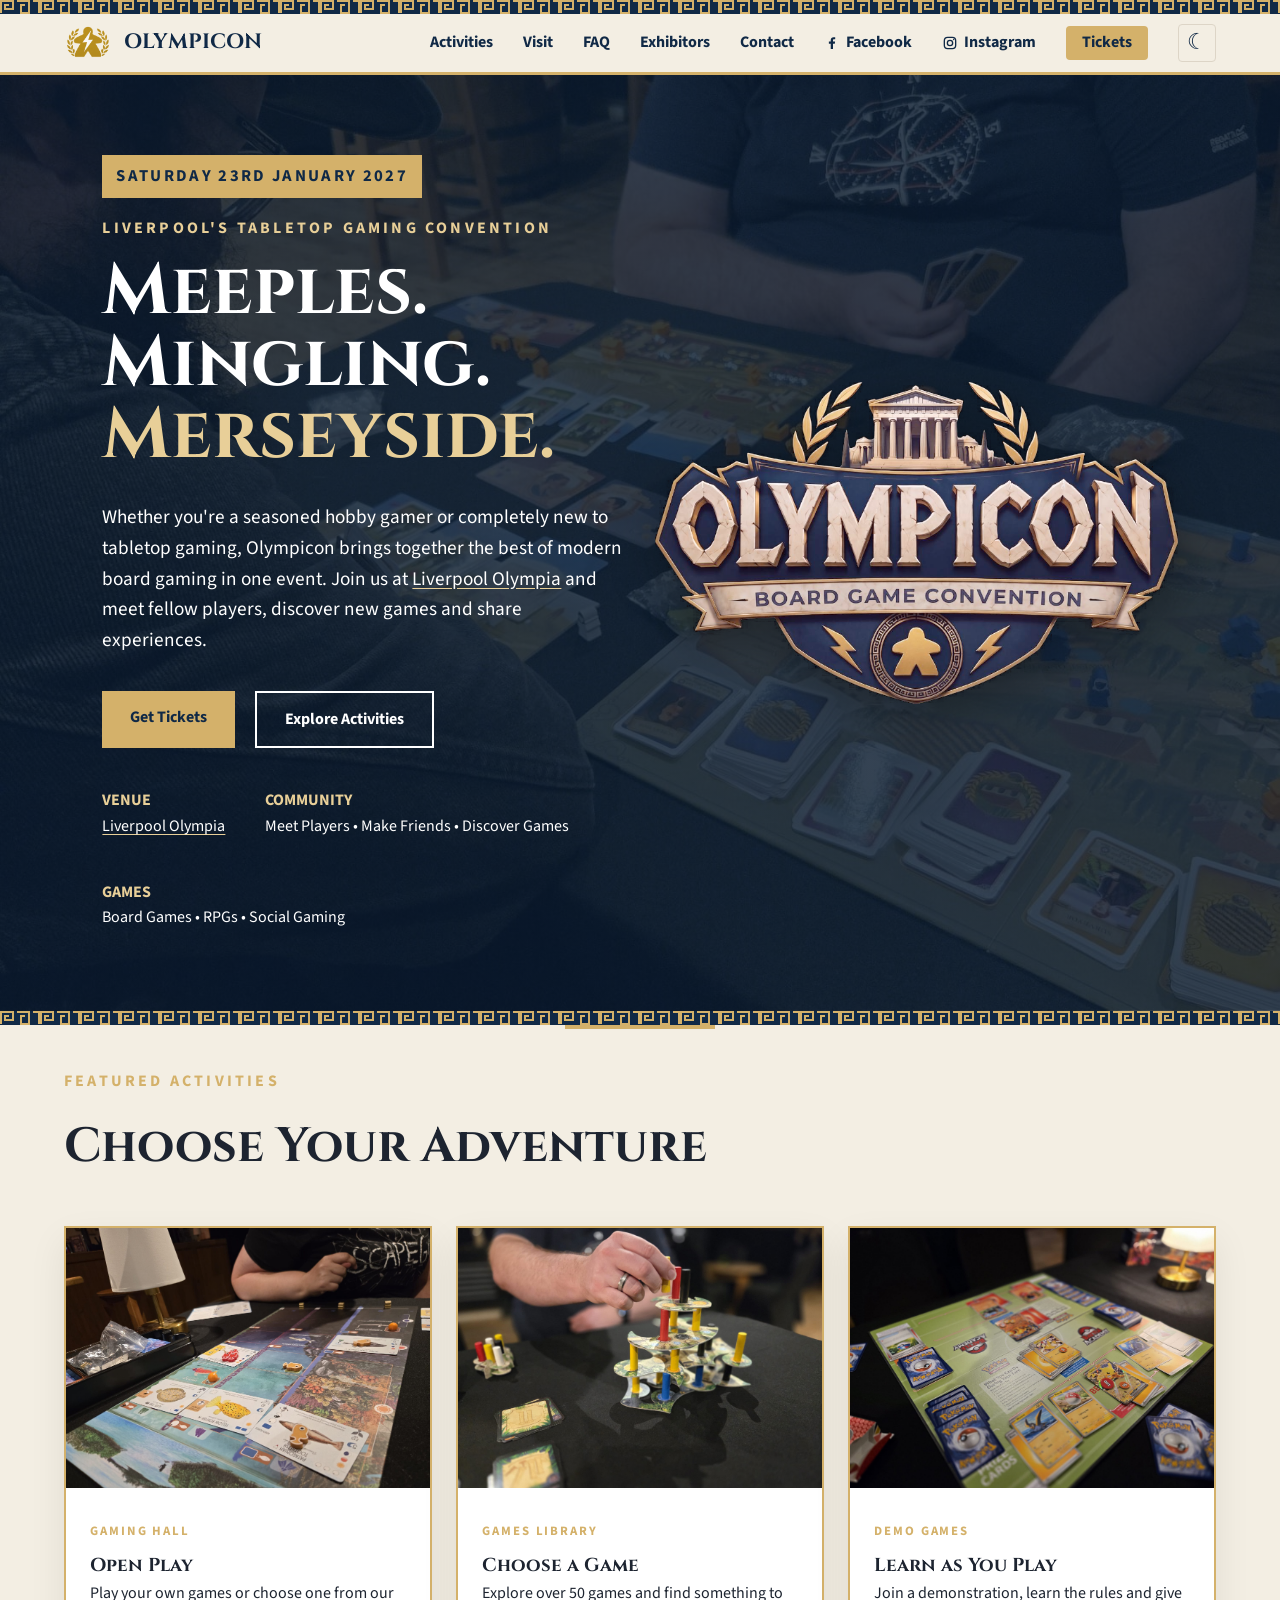
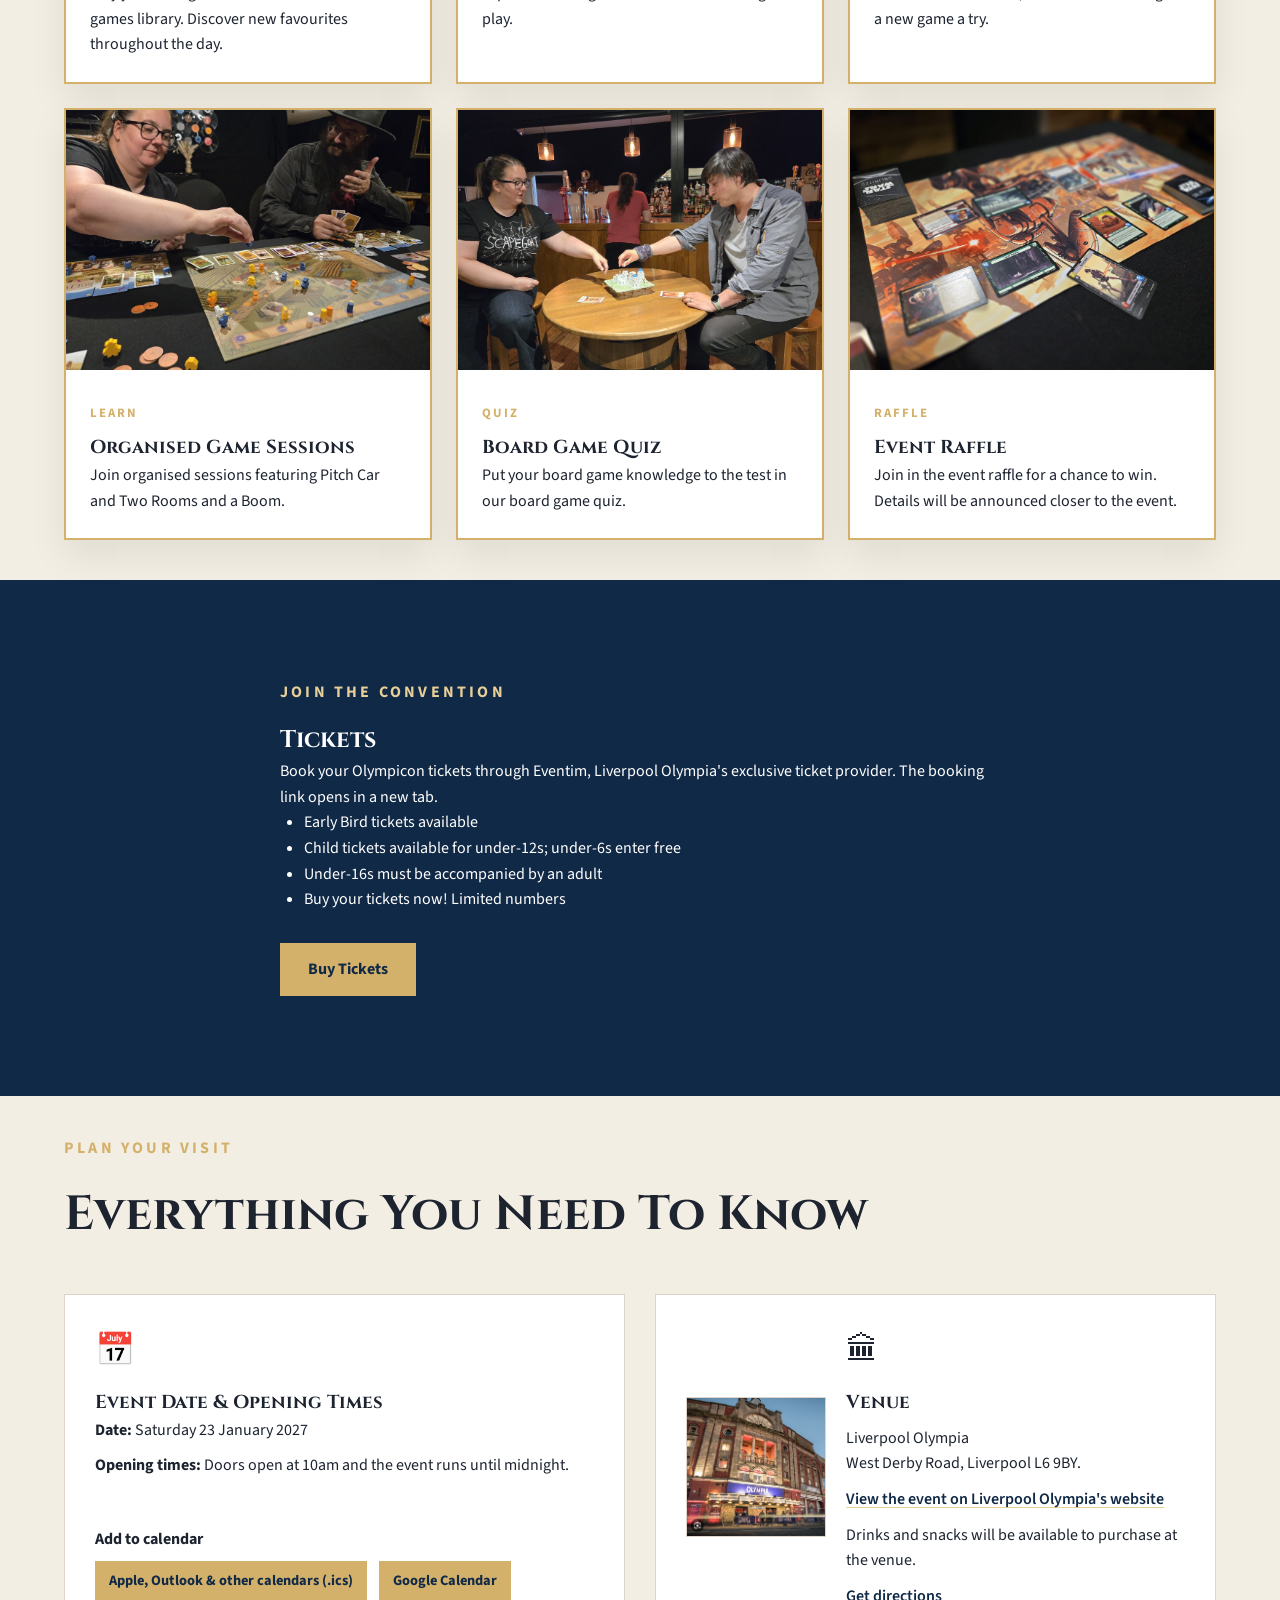
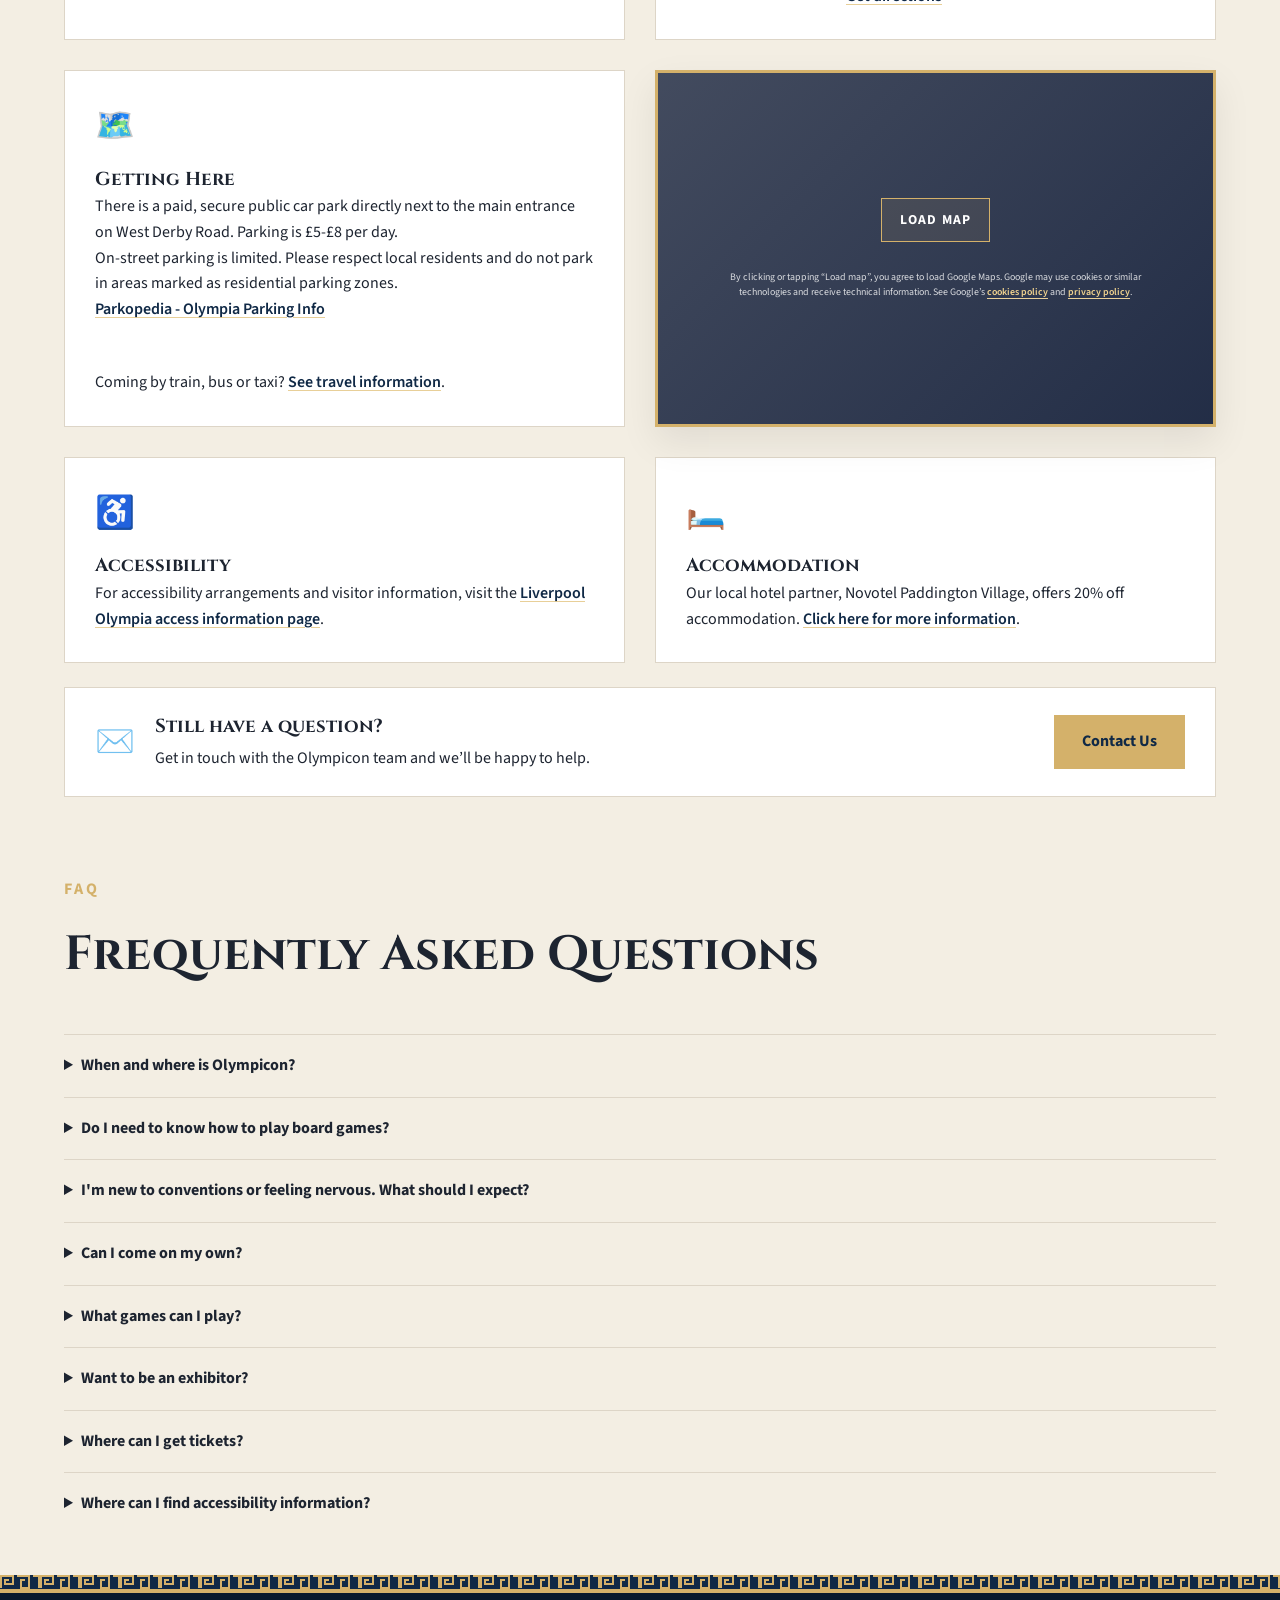
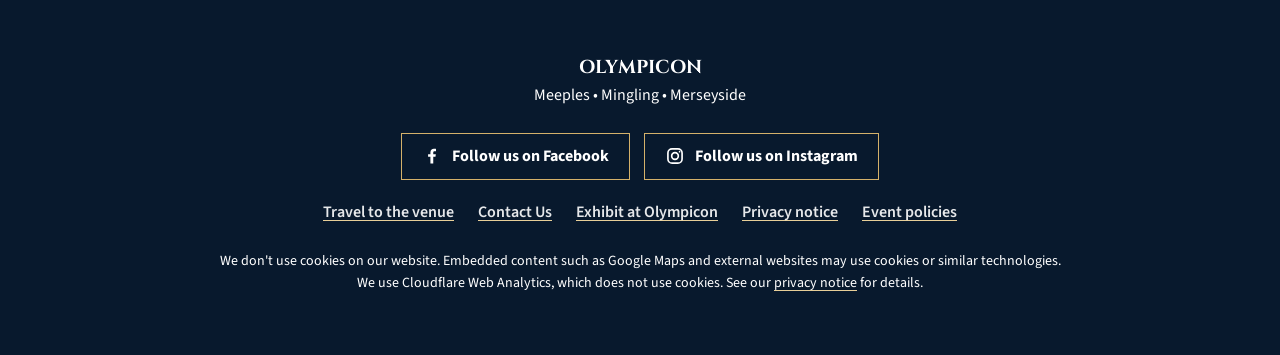
<file: site.html>
<!doctype html>
  <html lang="en-GB">
  <head>
  <!-- Search and social-preview metadata; keep the canonical URL, descriptions, and preview image aligned with the live site. -->
  <meta charset="utf-8">
  <meta name="viewport" content="width=device-width, initial-scale=1">
  <!-- Set the theme before first paint; saved choices expire after an hour. Keep this bootstrap in sync with script.js. -->
  <script>
  let savedTheme;
  let savedThemeAt;
  try {
    savedTheme = localStorage.getItem("olympicon-theme");
    savedThemeAt = Number(localStorage.getItem("olympicon-theme-updated-at"));
  } catch (error) {
    console.error("Unable to load the saved theme preference.", error);
  }
  const currentTime = Date.now();
  const hasRecentSavedTheme =
    (savedTheme === "dark" || savedTheme === "light") &&
    Number.isFinite(savedThemeAt) &&
    savedThemeAt <= currentTime &&
    currentTime - savedThemeAt < 60 * 60 * 1000;
  const initialTheme = hasRecentSavedTheme
    ? savedTheme
    : typeof window.matchMedia === "function" &&
      window.matchMedia("(prefers-color-scheme: dark)").matches
      ? "dark"
      : "light";
  if (initialTheme === "dark") {
    document.documentElement.dataset.theme = "dark";
  }
  </script>
  <meta name="description" content="Olympicon is Liverpool's tabletop and board game convention at Liverpool Olympia. Join us in Merseyside for board games, RPGs, demos and community gaming.">
  <meta name="robots" content="index, follow">

  <title>Olympicon | Liverpool &amp; Merseyside Board Game Convention</title>
  <link rel="canonical" href="https://olympicon.org/site.html">
  <link rel="icon" type="image/png" href="images/Olympicon_Logo.png">

  <meta property="og:type" content="website">
  <meta property="og:site_name" content="Olympicon">
  <meta property="og:title" content="Olympicon | Liverpool &amp; Merseyside Board Game Convention">
  <meta property="og:description" content="Olympicon is Liverpool's tabletop and board game convention at Liverpool Olympia. Join us in Merseyside for board games, RPGs, demos and community gaming.">
  <meta property="og:url" content="https://olympicon.org/site.html">
  <meta property="og:image" content="https://olympicon.org/images/hero.jpeg">
  <meta property="og:image:alt" content="Olympicon logo alongside a tabletop board game">
  <meta property="og:image:type" content="image/jpeg">

  <meta name="twitter:card" content="summary_large_image">
  <meta name="twitter:title" content="Olympicon | Liverpool &amp; Merseyside Board Game Convention">
  <meta name="twitter:description" content="Olympicon is Liverpool's tabletop and board game convention at Liverpool Olympia. Join us in Merseyside for board games, RPGs, demos and community gaming.">
  <meta name="twitter:image" content="https://olympicon.org/images/hero.jpeg">
  <meta name="twitter:image:alt" content="Olympicon logo alongside a tabletop board game">

  <!-- Keep event structured data in sync with the visitor-facing date, time, venue, and organizer details. -->
  <script type="application/ld+json">
  {
    "@context": "https://schema.org",
    "@type": "Event",
    "name": "Olympicon Liverpool 2027",
    "startDate": "2027-01-23T10:00:00+00:00",
    "endDate": "2027-01-24T00:00:00+00:00",
    "eventStatus": "https://schema.org/EventScheduled",
    "eventAttendanceMode": "https://schema.org/OfflineEventAttendanceMode",
    "description": "Liverpool's tabletop gaming convention, featuring board games, roleplaying games, demonstrations and social gaming.",
    "keywords": [
      "Liverpool Olympicon",
      "Olympicon Liverpool",
      "Olympicon board games Liverpool",
      "Olympicon gaming convention Liverpool",
      "Merseyside board games",
      "Merseyside gaming convention",
      "Merseyside tabletop gaming convention",
      "Merseyside board game event",
      "Merseyside gaming events 2027",
      "board games in Merseyside",
      "North West England board game convention",
      "Liverpool board game convention",
      "Liverpool board gaming event",
      "board gaming in Liverpool",
      "Liverpool tabletop gaming convention",
      "Liverpool tabletop convention 2027",
      "board game event Liverpool",
      "Liverpool gaming events 2027",
      "Liverpool Olympia board game event",
      "tabletop gaming event Liverpool",
      "Merseyside tabletop gaming",
      "gaming convention Liverpool",
      "board games Liverpool",
      "board game demos Liverpool",
      "learn to play board games Liverpool",
      "roleplaying games Liverpool",
      "RPG event Liverpool",
      "social gaming Liverpool",
      "Liverpool Olympia events",
      "tabletop gaming",
      "board games",
      "roleplaying games"
    ],
    "image": "https://olympicon.org/images/hero.jpeg",
    "url": "https://olympicon.org/site.html",
    "location": {
      "@type": "Place",
      "name": "Liverpool Olympia",
      "address": {
        "@type": "PostalAddress",
        "streetAddress": "West Derby Road",
        "addressLocality": "Liverpool",
        "postalCode": "L6 9BY",
        "addressCountry": "GB"
      }
    },
    "organizer": {
      "@type": "Organization",
      "name": "Olympicon",
      "alternateName": ["Liverpool Olympicon", "Olympicon Liverpool"],
      "url": "https://olympicon.org/",
      "sameAs": [
        "https://www.facebook.com/LiverpoolOlympicon",
        "https://www.instagram.com/liverpool.olympicon"
      ]
    }
  }
  </script>

  <link rel="stylesheet" href="styles.css?v=20261120-18">
  </head>

  <body>

  <!-- Decorative divider is hidden from assistive technology. -->
  <div class="greek-border" aria-hidden="true"></div>
    
  <!-- Brand header and section navigation. -->
  <header class="site-header">

  <a class="brand" href="site.html">
    <img
      class="brand-logo"
      src="./images/Olympicon_Logo.png"
      alt="Olympicon logo"
    >
    <span>OLYMPICON</span>
  </a>

  <button class="menu-toggle" aria-expanded="false" aria-controls="main-nav" aria-label="Toggle navigation">
  ☰
  </button>

  <nav id="main-nav" class="main-nav">
  <a href="#activities">Activities</a>
  <a href="#visit">Visit</a>
  <a href="#faq">FAQ</a>
  <a href="vendors.html">Exhibitors</a>
  <a href="contact.html">Contact</a>
  <a class="nav-social-link" href="https://www.facebook.com/LiverpoolOlympicon" target="_blank" rel="noopener noreferrer"><svg class="nav-social-icon" aria-hidden="true" viewBox="0 0 24 24"><path d="M13.5 21v-8h2.7l.4-3.1h-3.1v-2c0-.9.3-1.6 1.6-1.6h1.7V3.5c-.3 0-1.3-.1-2.5-.1-2.5 0-4.2 1.5-4.2 4.3v2.2H7.3V13h2.8v8h3.4z"/></svg>Facebook</a>
  <a class="nav-social-link" href="https://www.instagram.com/liverpool.olympicon" target="_blank" rel="noopener noreferrer"><svg class="nav-social-icon" aria-hidden="true" viewBox="0 0 24 24"><rect x="3.5" y="3.5" width="17" height="17" rx="5"/><circle cx="12" cy="12" r="4"/><circle class="nav-social-icon-dot" cx="17.5" cy="6.8" r="1"/></svg>Instagram</a>
  <a class="nav-ticket" href="#tickets">Tickets</a>
  <button class="theme-toggle" type="button" aria-label="Switch to dark mode" title="Switch to dark mode" aria-pressed="false"><span aria-hidden="true">☾</span></button>
  </nav>

  </header>

  <main>

  <!-- Primary event introduction and calls to action. -->
  <section class="hero" id="home">

  <div class="hero-emblem" aria-hidden="true">
  </div>

  <div class="hero-content">

  <p class="eyebrow hero-date">
  SATURDAY 23RD JANUARY 2027
  </p>

  <p class="eyebrow">
  LIVERPOOL'S TABLETOP GAMING CONVENTION
  </p>

  <h1>
  Meeples.<br>
  Mingling.<br>
  <span>Merseyside.</span>
  </h1>

  <p class="hero-copy">
  Whether you're a seasoned hobby gamer or completely new to tabletop gaming, Olympicon brings together the best of modern board gaming in one event. Join us at <a class="hero-venue-link" href="https://www.liverpoololympia.co.uk/events/olympicon/" target="_blank" rel="noopener noreferrer">Liverpool Olympia</a> and meet fellow players, discover new games and share experiences.
  </p>

  <div class="hero-actions">
  <a class="button button-gold" href="#tickets">Get Tickets</a>
  <a class="button button-outline" href="#activities">Explore Activities</a>
  </div>

  <div class="hero-meta">

  <div>
  <strong>VENUE</strong>
  <span><a class="hero-venue-link" href="https://www.liverpoololympia.co.uk/events/olympicon/" target="_blank" rel="noopener noreferrer">Liverpool Olympia</a></span>
  </div>

  <div>
  <strong>COMMUNITY</strong>
  <span>Meet Players • Make Friends • Discover Games</span>
  </div>

  <div>
  <strong>GAMES</strong>
  <span>Board Games • RPGs • Social Gaming</span>
  </div>

  </div>

  </div>

  </section>
  <div class="greek-border" aria-hidden="true"></div>

  <!-- Gold divider separates the hero from the main page sections. -->
  <section class="section-divider"></section>

  <!-- Featured activities available at the event. -->
  <section class="activities" id="activities">

  <div class="section-title">

  <p class="eyebrow dark">
  FEATURED ACTIVITIES
  </p>

  <h2>Choose Your Adventure</h2>

  </div>

  <div class="card-grid">

  <article class="feature-card">

  <img src="images/boardgame-closeup.jpg" alt="Board game on a table">

  <div class="card-content">
  <div class="card-label">GAMING HALL</div>
  <h3>Open Play</h3>
  <p>
  Play your own games or choose one from our games library. Discover new favourites throughout the day.
  </p>
  </div>

  </article>

  <article class="feature-card">

  <img src="images/people-playing-06.jpg" alt="A player carefully places a piece in a balancing game">

  <div class="card-content">
  <div class="card-label">GAMES LIBRARY</div>
  <h3>Choose a Game</h3>
  <p>
  Explore over 50 games and find something to play.
  </p>
  </div>

  </article>

  <article class="feature-card">

  <img src="images/people-playing-05.jpg" alt="Pokémon trading cards laid out on a playmat">

  <div class="card-content">
  <div class="card-label">DEMO GAMES</div>
  <h3>Learn as You Play</h3>
  <p>
  Join a demonstration, learn the rules and give a new game a try.
  </p>
  </div>

  </article>

  <article class="feature-card">

  <img src="images/boardgame-session.jpg" alt="Gaming session">

  <div class="card-content">
  <div class="card-label">LEARN</div>
  <h3>Organised Game Sessions</h3>
  <p>
  Join organised sessions featuring Pitch Car and Two Rooms and a Boom.
  </p>
  </div>

  </article>

  <article class="feature-card">

  <img src="images/people-playing-09.jpg" alt="Players take part in a colourful tile-laying board game">

  <div class="card-content">
  <div class="card-label">QUIZ</div>
  <h3>Board Game Quiz</h3>
  <p>
  Put your board game knowledge to the test in our board game quiz.
  </p>
  </div>

  </article>

  <article class="feature-card">

  <img src="images/people-playing-04.jpg" alt="A Star Wars tabletop game set up on a playmat">

  <div class="card-content">
  <div class="card-label">RAFFLE</div>
  <h3>Event Raffle</h3>
  <p>
  Join in the event raffle for a chance to win. Details will be announced closer to the event.
  </p>
  </div>

  </article>

  </div>

  </section>

  <!-- Ticket information and external booking link. -->
  <section class="tickets-section" id="tickets">

  <div class="ticket-copy">

  <p class="eyebrow">
  JOIN THE CONVENTION
  </p>

  <h2>Tickets</h2>

  <p>
  Book your Olympicon tickets through Eventim, Liverpool Olympia's exclusive ticket provider. The booking link opens in a new tab.
  </p>

  <ul>
  <li>Early Bird tickets available</li>
  <li>Child tickets available for under-12s; under-6s enter free</li>
  <li>Under-16s must be accompanied by an adult</li>
  <li>Buy your tickets now! Limited numbers</li>
  </ul>

  <a href="https://www.eventim-light.com/uk/a/63cad97174fb184f4eebfa20/e/6ae4aea4b75d9bad15a7b012" class="button button-gold" target="_blank" rel="noopener noreferrer">
  Buy Tickets
  </a>

  </div>

  </section>

  <!-- Event logistics, venue information, accessibility, and map. -->
  <section class="visit-section" id="visit">

  <div class="section-title">

  <p class="eyebrow dark">
  PLAN YOUR VISIT
  </p>

  <h2>Everything You Need To Know</h2>

  </div>

  <div class="visit-grid">

  <div class="visit-item event-item">

  <div class="visit-symbol" aria-hidden="true">📅</div>
  <h3>Event Date &amp; Opening Times</h3>

  <p>
  <strong>Date:</strong> Saturday 23 January 2027
  </p>

  <p>
  <strong>Opening times:</strong> Doors open at 10am and the event runs until midnight.
  </p>

  <p class="event-calendar-label">Add to calendar</p>
  <div class="event-calendar-links">
  <a class="button button-gold event-calendar-button" href="olympicon-2027.ics" download="olympicon-2027.ics">Apple, Outlook &amp; other calendars (.ics)</a>
  <a class="button button-gold event-calendar-button" href="https://calendar.google.com/calendar/render?action=TEMPLATE&amp;text=Olympicon+Liverpool+2027&amp;dates=20270123T100000Z%2F20270124T000000Z&amp;details=Liverpool%27s+tabletop+gaming+convention.+Doors+open+at+10am+and+the+event+runs+until+midnight.&amp;location=Liverpool+Olympia%2C+West+Derby+Road%2C+Liverpool+L6+9BY" target="_blank" rel="noopener noreferrer">Google Calendar</a>
  </div>

  </div>

  <div class="visit-item venue-item">

  <img class="venue-image" src="images/Olympia_Outside.jpg" alt="Exterior of Liverpool Olympia">

  <div class="venue-details">
  <div class="visit-symbol" aria-hidden="true">🏛</div>
  <h3>Venue</h3>

  <p>
  Liverpool Olympia<br>
  West Derby Road, Liverpool L6 9BY.
  </p>

  <p>
  <a href="https://www.liverpoololympia.co.uk/events/olympicon/" target="_blank" rel="noopener noreferrer">View the event on Liverpool Olympia's website</a>
  </p>

  <p>
  Drinks and snacks will be available to purchase at the venue.
  </p>

  <p>
  <a href="https://www.google.com/maps/search/?api=1&amp;query=Liverpool+Olympia%2C+West+Derby+Road%2C+Liverpool+L6+9BY" target="_blank" rel="noopener noreferrer">Get directions</a>
  </p>
  </div>

  </div>

  <div class="visit-item">

  <div class="visit-symbol" aria-hidden="true">🗺️</div>
  <h3>Getting Here</h3>

  <p>
  There is a paid, secure public car park directly next to the main entrance on West Derby Road. Parking is £5-£8 per day.
  </p>

  <p>
  On-street parking is limited. Please respect local residents and do not park in areas marked as residential parking zones.
  </p>

  <p>
  <a href="https://en.parkopedia.co.uk/parking/carpark/olympia/l6/liverpool/?arriving=202701231000&amp;leaving=202701240000" target="_blank" rel="noopener noreferrer">Parkopedia - Olympia Parking Info</a>
  </p>

  <p class="getting-here-travel">
  Coming by train, bus or taxi? <a href="travel.html">See travel information</a>.
  </p>

  </div>

  <!-- Google Maps is loaded only after a visitor chooses to load it. -->
  <div class="venue-map" data-map-src="https://maps.google.com/maps?q=Liverpool%20Olympia%2C%20West%20Derby%20Road%2C%20Liverpool%20L6%209BY&amp;output=embed">
  <div class="map-load-overlay">
    <button class="map-load-button" type="button" aria-label="Load map showing Liverpool Olympia">Load map</button>
    <p class="map-load-message">By clicking or tapping “Load map”, you agree to load Google Maps. Google may use cookies or similar technologies and receive technical information. See Google’s <a href="https://policies.google.com/technologies/cookies?hl=en-GB" target="_blank" rel="noopener noreferrer">cookies policy</a> and <a href="https://policies.google.com/privacy?hl=en-GB" target="_blank" rel="noopener noreferrer">privacy policy</a>.</p>
  </div>
  <iframe
    title="Map showing Liverpool Olympia"
    loading="lazy"
    referrerpolicy="no-referrer-when-downgrade"
    allowfullscreen>
  </iframe>
  </div>

  <div class="visit-item">

  <div class="visit-symbol" aria-hidden="true">♿</div>
  <h3>Accessibility</h3>

  <p>
  For accessibility arrangements and visitor information, visit the <a href="https://www.liverpoololympia.co.uk/access-info/" target="_blank" rel="noopener noreferrer">Liverpool Olympia access information page</a>.
  </p>

  </div>

  <div class="visit-item">

  <div class="visit-symbol" aria-hidden="true">🛏️</div>
  <h3>Accommodation</h3>

  <p>
  Our local hotel partner, Novotel Paddington Village, offers 20% off accommodation.
  <a href="https://www.liverpoololympia.co.uk/novotel-liverpool-paddington-village/" target="_blank" rel="noopener noreferrer">Click here for more information</a>.
  </p>

  </div>

  </div>

  <aside class="visit-contact-box">
  <div class="visit-symbol" aria-hidden="true">✉️</div>
  <div class="visit-contact-copy">
  <h3>Still have a question?</h3>
  <p>Get in touch with the Olympicon team and we’ll be happy to help.</p>
  </div>
  <a href="contact.html" class="button button-gold">Contact Us</a>
  </aside>

  </section>

  <!-- Expandable answers to common visitor questions. -->
  <section class="faq-section" id="faq">

  <div class="section-title">

  <p class="eyebrow dark">
  FAQ
  </p>

  <h2>Frequently Asked Questions</h2>

  </div>

  <div class="faq-list">

  <details>
  <summary>When and where is Olympicon?</summary>
  <p>Join us on Saturday 23 January 2027 at Liverpool Olympia. Doors open at 10am, and the event runs until midnight.</p>
  </details>

  <details>
  <summary>Do I need to know how to play board games?</summary>
  <p>No experience is needed. Olympicon welcomes seasoned hobby gamers and people who are new to tabletop gaming. Join a demonstration to learn a new game.</p>
  </details>

  <details>
  <summary>I'm new to conventions or feeling nervous. What should I expect?</summary>
  <p>You don't need to know the games or bring a group. Take your time, browse the library, and join a demonstration if you'd like to learn a game. If you have a question before the event, <a href="contact.html">contact us</a>.</p>
  </details>

  <details>
  <summary>Can I come on my own?</summary>
  <p>Yes. You can choose a game from the library or join a demonstration. If you'd like advice before you arrive, get in touch with the team.</p>
  </details>

  <details>
  <summary>What games can I play?</summary>
  <p>There will be over 50 games in the games library. You can also bring your own games for open play.</p>
  </details>

  <details>
  <summary>Want to be an exhibitor?</summary>
  <p>Got games or other crafts to sell? Join us as an exhibitor! Find out more on our <a href="vendors.html">vendors page</a>.</p>
  </details>

  <details>
  <summary>Where can I get tickets?</summary>
  <p>Liverpool Olympia uses Eventim as its exclusive ticket provider. Tickets are available through the <a href="https://www.eventim-light.com/uk/a/63cad97174fb184f4eebfa20/e/6ae4aea4b75d9bad15a7b012" target="_blank" rel="noopener noreferrer">Eventim booking page (opens in a new tab)</a>. Child tickets are available for under-12s, and under-6s enter free. Everyone under 16 must be accompanied by an adult. Check the event listing for current prices and availability.</p>
  </details>

  <details>
  <summary>Where can I find accessibility information?</summary>
  <p>For accessibility arrangements and visitor information, visit the <a href="https://www.liverpoololympia.co.uk/access-info/" target="_blank" rel="noopener noreferrer">Liverpool Olympia access information page</a>.</p>
  </details>

  </div>

  </section>

  </main>
  <!-- Page closing ornament and footer. -->
  <div class="greek-border" aria-hidden="true"></div>
  <footer class="site-footer">

  <h3>OLYMPICON</h3>

  <p>
  Meeples • Mingling • Merseyside
  </p>

  <div class="footer-primary-links" aria-label="Social media">
  <a class="button button-gold footer-social-link" href="https://www.facebook.com/LiverpoolOlympicon" target="_blank" rel="noopener noreferrer">
  <svg class="footer-social-icon" aria-hidden="true" viewBox="0 0 24 24"><path d="M13.5 21v-8h2.7l.4-3.1h-3.1v-2c0-.9.3-1.6 1.6-1.6h1.7V3.5c-.3 0-1.3-.1-2.5-.1-2.5 0-4.2 1.5-4.2 4.3v2.2H7.3V13h2.8v8h3.4z"/></svg>
  Follow us on Facebook
  </a>
  <a class="button button-gold footer-social-link" href="https://www.instagram.com/liverpool.olympicon" target="_blank" rel="noopener noreferrer">
  <svg class="footer-social-icon" aria-hidden="true" viewBox="0 0 24 24"><rect x="3.5" y="3.5" width="17" height="17" rx="5"/><circle cx="12" cy="12" r="4"/><circle class="footer-social-icon-dot" cx="17.5" cy="6.8" r="1"/></svg>
  Follow us on Instagram
  </a>
  </div>
  <nav class="footer-utility-links" aria-label="More links">
  <a class="footer-utility-link" href="travel.html">Travel to the venue</a>
  <a class="footer-utility-link" href="contact.html">Contact Us</a>
  <a class="footer-utility-link" href="vendors.html">Exhibit at Olympicon</a>
  <a class="footer-utility-link" href="privacy.html">Privacy notice</a>
  <a class="footer-utility-link" href="policies.html">Event policies</a>
  </nav>
  <p class="footer-cookie-notice">We don't use cookies on our website. Embedded content such as Google Maps and external websites may use cookies or similar technologies.<br>We use Cloudflare Web Analytics, which does not use cookies. See our <a href="privacy.html">privacy notice</a> for details.</p>
  </footer>

  <!-- Shared navigation, theme, and opt-in map interactions. -->
  <!-- Cloudflare Web Analytics -->
  <script type="module" src="https://static.cloudflareinsights.com/beacon.min.js" data-cf-beacon='{"token": "63cba8cb50c44fc893ce80165b6e42b3"}'></script>
  <!-- End Cloudflare Web Analytics -->
  <script src="script.js"></script>

  </body>
  </html>
</file>
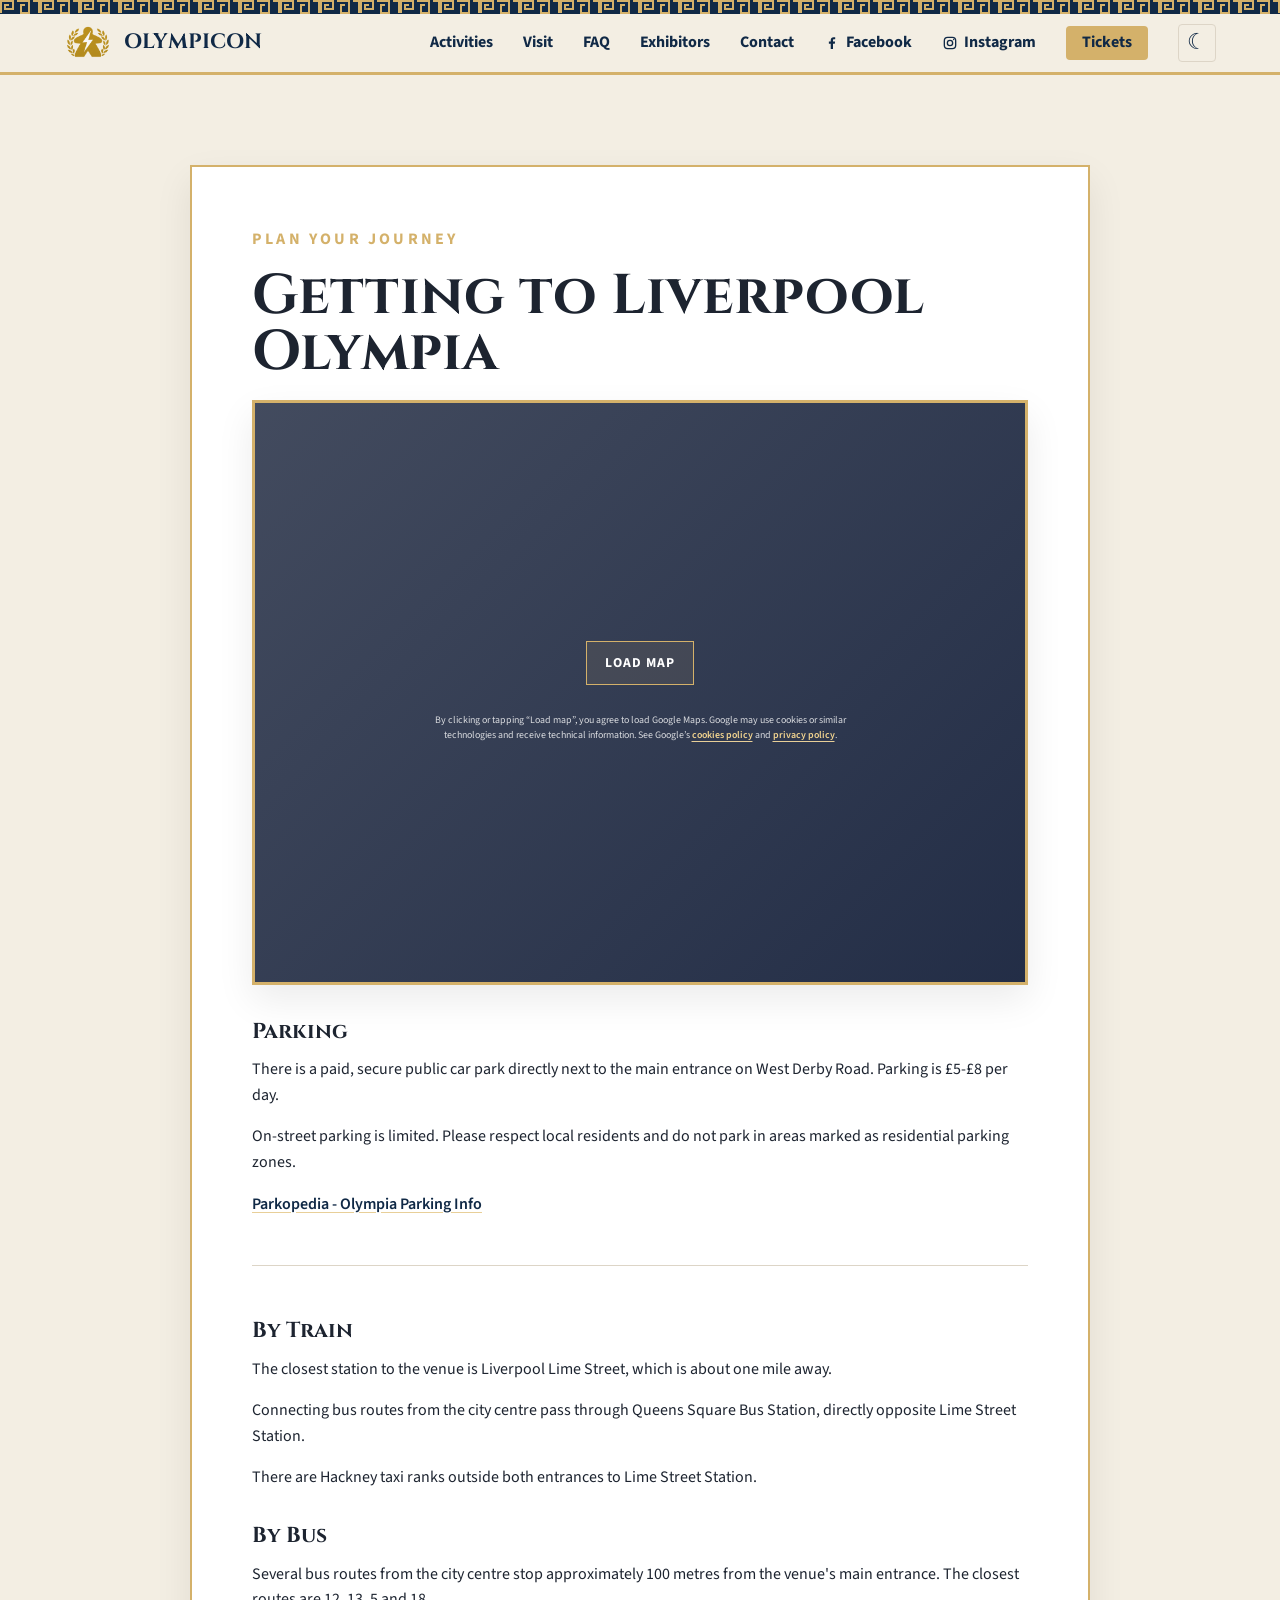
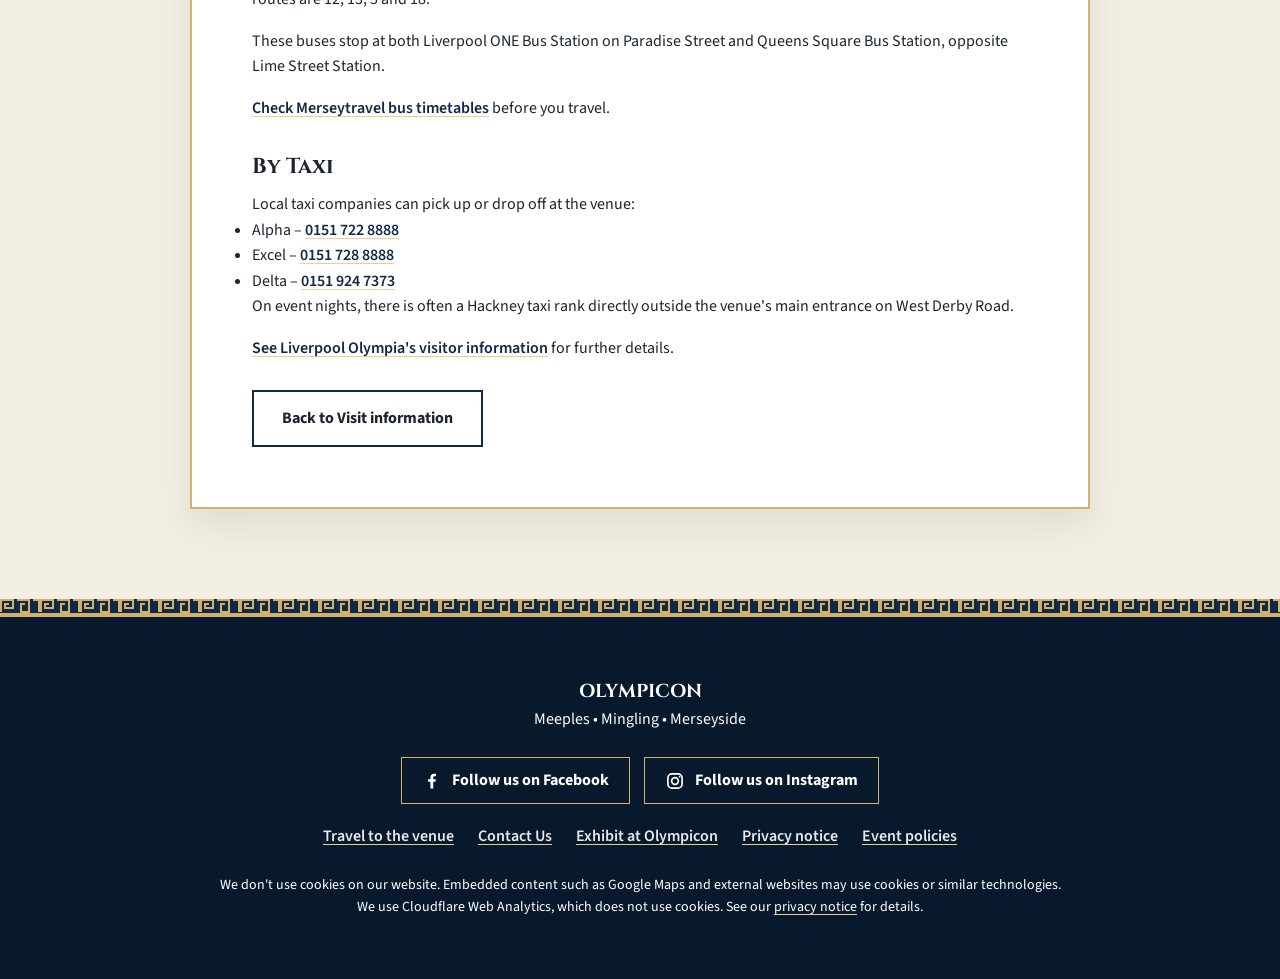
<file: travel.html>
<!doctype html>
<html lang="en-GB">
<head>
<meta charset="utf-8">
<meta name="viewport" content="width=device-width, initial-scale=1">
<!-- Set the theme before first paint; saved choices expire after an hour. Keep this bootstrap in sync with script.js. -->
<script>
let savedTheme;
let savedThemeAt;
try {
  savedTheme = localStorage.getItem("olympicon-theme");
  savedThemeAt = Number(localStorage.getItem("olympicon-theme-updated-at"));
} catch (error) {
  console.error("Unable to load the saved theme preference.", error);
}
const currentTime = Date.now();
const hasRecentSavedTheme =
  (savedTheme === "dark" || savedTheme === "light") &&
  Number.isFinite(savedThemeAt) &&
  savedThemeAt <= currentTime &&
  currentTime - savedThemeAt < 60 * 60 * 1000;
const initialTheme = hasRecentSavedTheme
  ? savedTheme
  : typeof window.matchMedia === "function" &&
    window.matchMedia("(prefers-color-scheme: dark)").matches
    ? "dark"
    : "light";
if (initialTheme === "dark") {
  document.documentElement.dataset.theme = "dark";
}
</script>
<meta name="description" content="Plan your journey to Olympicon at Liverpool Olympia by train, bus or taxi. Find nearby stations, bus routes and local taxi numbers.">
<meta name="robots" content="index, follow">

<title>Travel to Liverpool Olympia | Olympicon</title>
<link rel="canonical" href="https://olympicon.org/travel.html">
<link rel="icon" type="image/png" href="images/Olympicon_Logo.png">

<meta property="og:type" content="website">
<meta property="og:site_name" content="Olympicon">
<meta property="og:title" content="Travel to Liverpool Olympia | Olympicon">
<meta property="og:description" content="Plan your journey to Olympicon at Liverpool Olympia by train, bus or taxi. Find nearby stations, bus routes and local taxi numbers.">
<meta property="og:url" content="https://olympicon.org/travel.html">
<meta property="og:image" content="https://olympicon.org/images/hero.jpeg">
<meta property="og:image:alt" content="Olympicon logo alongside a tabletop board game">
<meta property="og:image:type" content="image/jpeg">

<meta name="twitter:card" content="summary_large_image">
<meta name="twitter:title" content="Travel to Liverpool Olympia | Olympicon">
<meta name="twitter:description" content="Plan your journey to Olympicon at Liverpool Olympia by train, bus or taxi. Find nearby stations, bus routes and local taxi numbers.">
<meta name="twitter:image" content="https://olympicon.org/images/hero.jpeg">
<meta name="twitter:image:alt" content="Olympicon logo alongside a tabletop board game">

<script type="application/ld+json">
{
  "@context": "https://schema.org",
  "@type": "WebPage",
  "name": "Travel to Liverpool Olympia | Olympicon",
  "description": "Plan your journey to Olympicon at Liverpool Olympia by train, bus or taxi.",
  "url": "https://olympicon.org/travel.html",
  "inLanguage": "en-GB",
  "isPartOf": {
    "@type": "WebSite",
    "name": "Olympicon",
    "url": "https://olympicon.org/"
  },
  "about": {
    "@type": "Event",
    "name": "Olympicon Liverpool 2027",
    "url": "https://olympicon.org/site.html",
    "location": {
      "@type": "Place",
      "name": "Liverpool Olympia",
      "address": {
        "@type": "PostalAddress",
        "streetAddress": "West Derby Road",
        "addressLocality": "Liverpool",
        "postalCode": "L6 9BY",
        "addressCountry": "GB"
      }
    }
  }
}
</script>
<link rel="stylesheet" href="styles.css?v=20261120-18">
</head>

<body>
<div class="greek-border" aria-hidden="true"></div>

<!-- Shared site navigation; keep its destinations consistent with other public pages. -->
<header class="site-header">
<a class="brand" href="site.html">
  <img class="brand-logo" src="./images/Olympicon_Logo.png" alt="Olympicon logo">
  <span>OLYMPICON</span>
</a>

<button class="menu-toggle" aria-expanded="false" aria-controls="main-nav" aria-label="Toggle navigation">
☰
</button>

<nav id="main-nav" class="main-nav">
<a href="site.html#activities">Activities</a>
<a href="site.html#visit">Visit</a>
<a href="site.html#faq">FAQ</a>
<a href="vendors.html">Exhibitors</a>
<a href="contact.html">Contact</a>
<a class="nav-social-link" href="https://www.facebook.com/LiverpoolOlympicon" target="_blank" rel="noopener noreferrer"><svg class="nav-social-icon" aria-hidden="true" viewBox="0 0 24 24"><path d="M13.5 21v-8h2.7l.4-3.1h-3.1v-2c0-.9.3-1.6 1.6-1.6h1.7V3.5c-.3 0-1.3-.1-2.5-.1-2.5 0-4.2 1.5-4.2 4.3v2.2H7.3V13h2.8v8h3.4z"/></svg>Facebook</a>
<a class="nav-social-link" href="https://www.instagram.com/liverpool.olympicon" target="_blank" rel="noopener noreferrer"><svg class="nav-social-icon" aria-hidden="true" viewBox="0 0 24 24"><rect x="3.5" y="3.5" width="17" height="17" rx="5"/><circle cx="12" cy="12" r="4"/><circle class="nav-social-icon-dot" cx="17.5" cy="6.8" r="1"/></svg>Instagram</a>
<a class="nav-ticket" href="site.html#tickets">Tickets</a>
<button class="theme-toggle" type="button" aria-label="Switch to dark mode" title="Switch to dark mode" aria-pressed="false"><span aria-hidden="true">☾</span></button>
</nav>
</header>

<!-- Travel guidance and deferred map; keep venue details aligned with site.html. -->
<main>
<section class="contact-section">
<article class="contact-card">
<p class="eyebrow dark">PLAN YOUR JOURNEY</p>
<h1>Getting to Liverpool Olympia</h1>

<!-- The map URL is stored as data so script.js can load it only after visitor consent. -->
<div class="venue-map travel-page-map" data-map-src="https://maps.google.com/maps?q=Liverpool%20Olympia%2C%20West%20Derby%20Road%2C%20Liverpool%20L6%209BY&amp;output=embed">
<div class="map-load-overlay">
  <button class="map-load-button" type="button" aria-label="Load map showing Liverpool Olympia">Load map</button>
  <p class="map-load-message">By clicking or tapping “Load map”, you agree to load Google Maps. Google may use cookies or similar technologies and receive technical information. See Google’s <a href="https://policies.google.com/technologies/cookies?hl=en-GB" target="_blank" rel="noopener noreferrer">cookies policy</a> and <a href="https://policies.google.com/privacy?hl=en-GB" target="_blank" rel="noopener noreferrer">privacy policy</a>.</p>
</div>
<iframe
  title="Map showing Liverpool Olympia"
  loading="lazy"
  referrerpolicy="no-referrer-when-downgrade"
  allowfullscreen>
</iframe>
</div>

<h2>Parking</h2>
<p>There is a paid, secure public car park directly next to the main entrance on West Derby Road. Parking is £5-£8 per day.</p>
<p>On-street parking is limited. Please respect local residents and do not park in areas marked as residential parking zones.</p>
<p><a href="https://en.parkopedia.co.uk/parking/carpark/olympia/l6/liverpool/?arriving=202701231000&amp;leaving=202701240000" target="_blank" rel="noopener noreferrer">Parkopedia - Olympia Parking Info</a></p>

<hr class="travel-section-divider">

<h2>By Train</h2>
<p>The closest station to the venue is Liverpool Lime Street, which is about one mile away.</p>
<p>Connecting bus routes from the city centre pass through Queens Square Bus Station, directly opposite Lime Street Station.</p>
<p>There are Hackney taxi ranks outside both entrances to Lime Street Station.</p>

<h2>By Bus</h2>
<p>Several bus routes from the city centre stop approximately 100 metres from the venue's main entrance. The closest routes are 12, 13, 5 and 18.</p>
<p>These buses stop at both Liverpool ONE Bus Station on Paradise Street and Queens Square Bus Station, opposite Lime Street Station.</p>
<p><a href="https://www.merseytravel.gov.uk/timetables/" target="_blank" rel="noopener noreferrer">Check Merseytravel bus timetables</a> before you travel.</p>

<h2>By Taxi</h2>
<p>Local taxi companies can pick up or drop off at the venue:</p>
<ul>
<li>Alpha – <a href="tel:+441517228888">0151 722 8888</a></li>
<li>Excel – <a href="tel:+441517288888">0151 728 8888</a></li>
<li>Delta – <a href="tel:+441519247373">0151 924 7373</a></li>
</ul>
<p>On event nights, there is often a Hackney taxi rank directly outside the venue's main entrance on West Derby Road.</p>

<p><a href="https://www.liverpoololympia.co.uk/faqs/" target="_blank" rel="noopener noreferrer">See Liverpool Olympia's visitor information</a> for further details.</p>
<a class="button button-outline contact-back-link" href="site.html#visit">Back to Visit information</a>
</article>
</section>
</main>

<div class="greek-border" aria-hidden="true"></div>
<footer class="site-footer">
<h3>OLYMPICON</h3>
<p>Meeples • Mingling • Merseyside</p>
<div class="footer-primary-links" aria-label="Social media">
<a class="button button-gold footer-social-link" href="https://www.facebook.com/LiverpoolOlympicon" target="_blank" rel="noopener noreferrer">
<svg class="footer-social-icon" aria-hidden="true" viewBox="0 0 24 24"><path d="M13.5 21v-8h2.7l.4-3.1h-3.1v-2c0-.9.3-1.6 1.6-1.6h1.7V3.5c-.3 0-1.3-.1-2.5-.1-2.5 0-4.2 1.5-4.2 4.3v2.2H7.3V13h2.8v8h3.4z"/></svg>
Follow us on Facebook
</a>
<a class="button button-gold footer-social-link" href="https://www.instagram.com/liverpool.olympicon" target="_blank" rel="noopener noreferrer">
<svg class="footer-social-icon" aria-hidden="true" viewBox="0 0 24 24"><rect x="3.5" y="3.5" width="17" height="17" rx="5"/><circle cx="12" cy="12" r="4"/><circle class="footer-social-icon-dot" cx="17.5" cy="6.8" r="1"/></svg>
Follow us on Instagram
</a>
</div>
<nav class="footer-utility-links" aria-label="More links">
<a class="footer-utility-link" href="travel.html" aria-current="page">Travel to the venue</a>
<a class="footer-utility-link" href="contact.html">Contact Us</a>
<a class="footer-utility-link" href="vendors.html">Exhibit at Olympicon</a>
<a class="footer-utility-link" href="privacy.html">Privacy notice</a>
<a class="footer-utility-link" href="policies.html">Event policies</a>
</nav>
<p class="footer-cookie-notice">We don't use cookies on our website. Embedded content such as Google Maps and external websites may use cookies or similar technologies.<br>We use Cloudflare Web Analytics, which does not use cookies. See our <a href="privacy.html">privacy notice</a> for details.</p>
</footer>

<!-- Cloudflare Web Analytics -->
<script type="module" src="https://static.cloudflareinsights.com/beacon.min.js" data-cf-beacon='{"token": "63cba8cb50c44fc893ce80165b6e42b3"}'></script>
<!-- End Cloudflare Web Analytics -->
<!-- Shared navigation, theme, and opt-in map interactions. -->
<script src="script.js"></script>
</body>
</html>
</file>
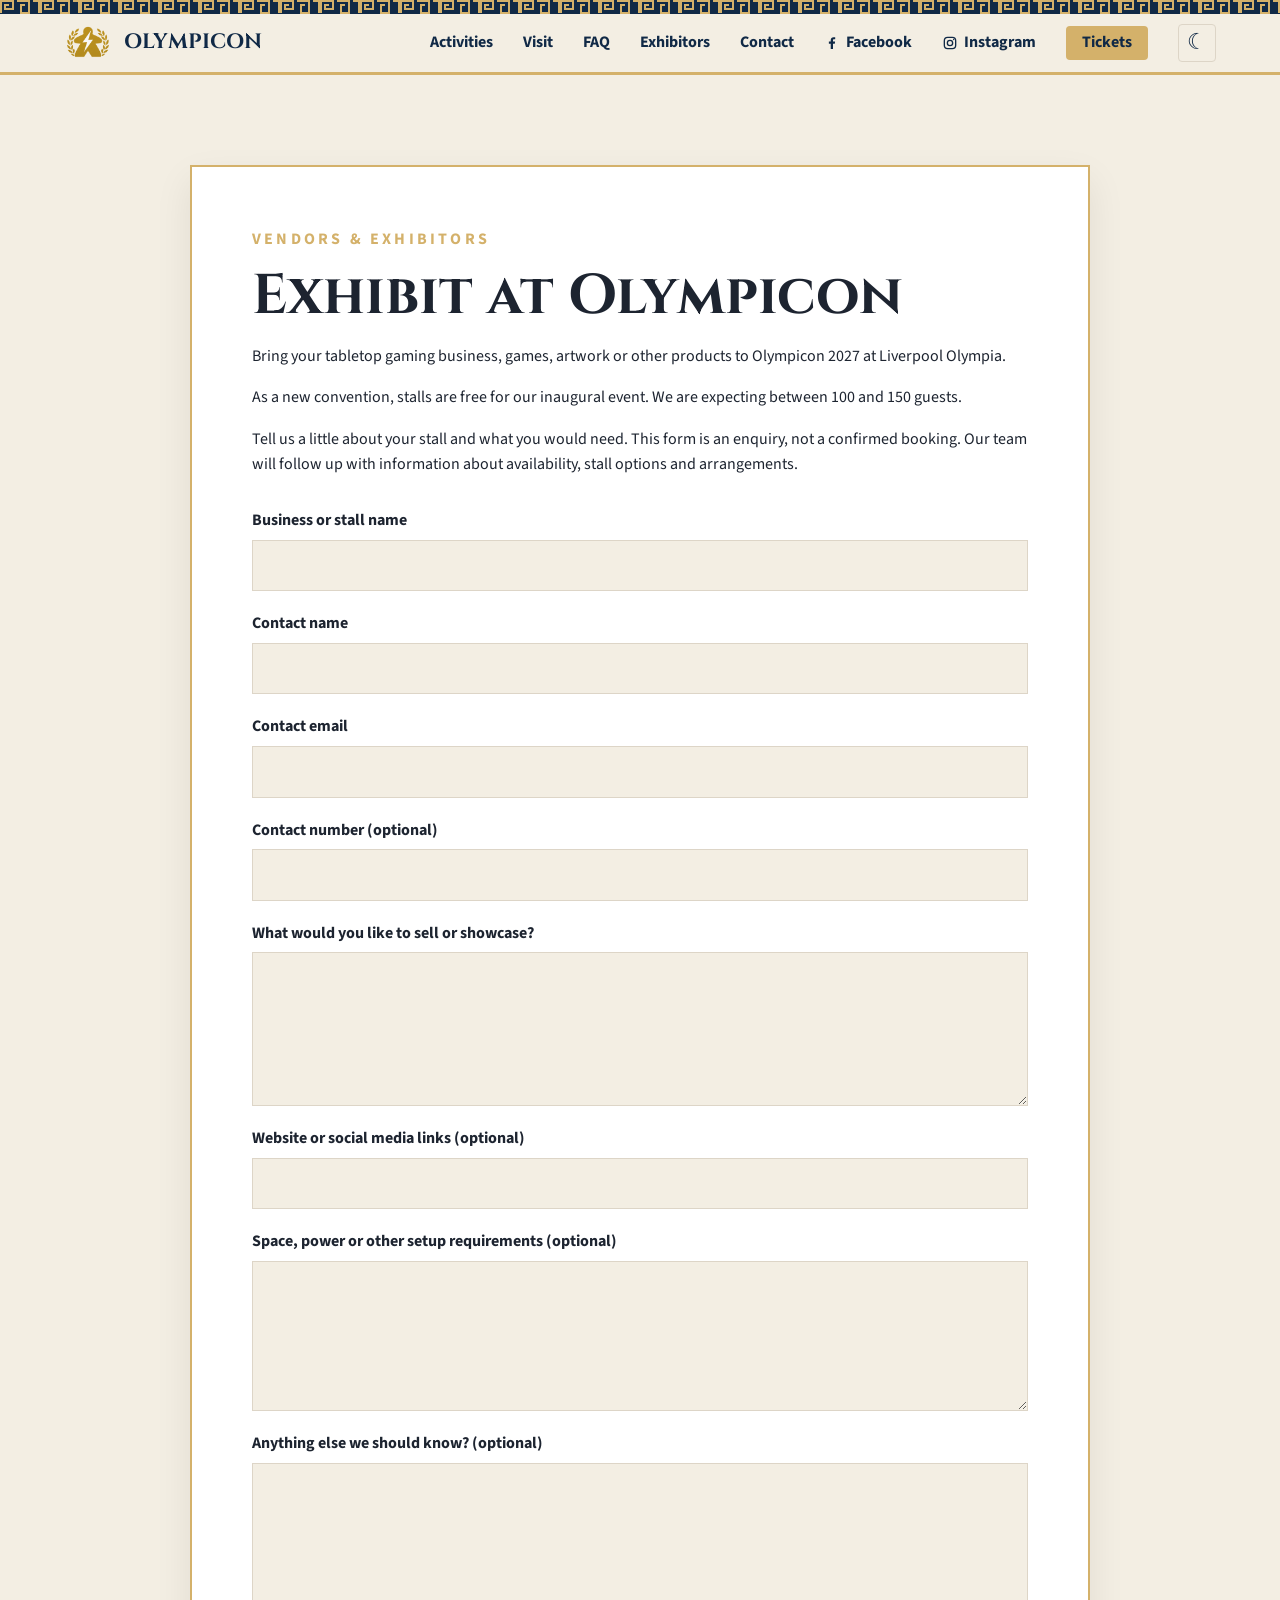
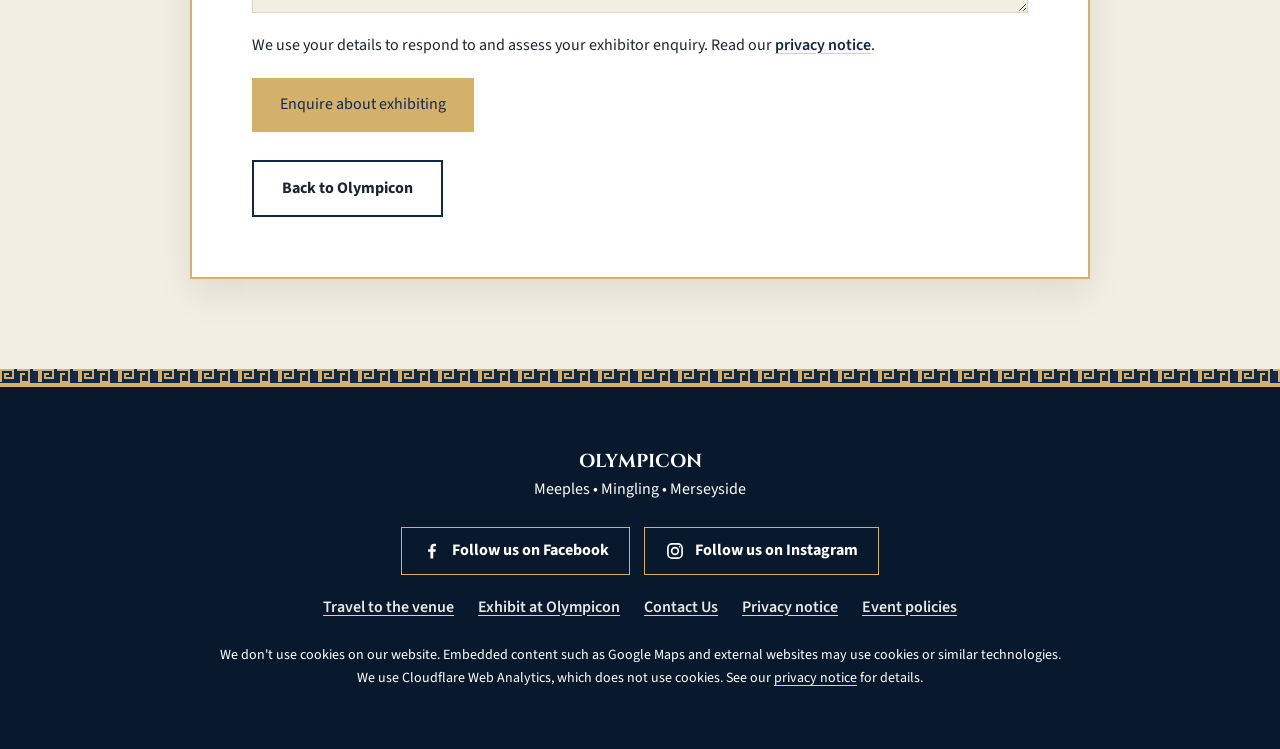
<file: vendors.html>
<!doctype html>
<html lang="en-GB">
<head>
<meta charset="utf-8">
<meta name="viewport" content="width=device-width, initial-scale=1">
<!-- Set the theme before first paint; saved choices expire after an hour. Keep this bootstrap in sync with script.js. -->
<script>
let savedTheme;
let savedThemeAt;
try {
  savedTheme = localStorage.getItem("olympicon-theme");
  savedThemeAt = Number(localStorage.getItem("olympicon-theme-updated-at"));
} catch (error) {
  console.error("Unable to load the saved theme preference.", error);
}
const currentTime = Date.now();
const hasRecentSavedTheme =
  (savedTheme === "dark" || savedTheme === "light") &&
  Number.isFinite(savedThemeAt) &&
  savedThemeAt <= currentTime &&
  currentTime - savedThemeAt < 60 * 60 * 1000;
const initialTheme = hasRecentSavedTheme
  ? savedTheme
  : typeof window.matchMedia === "function" &&
    window.matchMedia("(prefers-color-scheme: dark)").matches
    ? "dark"
    : "light";
if (initialTheme === "dark") {
  document.documentElement.dataset.theme = "dark";
}
</script>
<meta name="description" content="Apply to exhibit or enquire about a vendor stall at Olympicon 2027, Liverpool's tabletop gaming convention at Liverpool Olympia.">
<meta name="robots" content="index, follow">

<title>Vendor &amp; Exhibitor Enquiries | Olympicon Liverpool</title>
<link rel="canonical" href="https://olympicon.org/vendors.html">
<link rel="icon" type="image/png" href="images/Olympicon_Logo.png">

<meta property="og:type" content="website">
<meta property="og:site_name" content="Olympicon">
<meta property="og:title" content="Vendor &amp; Exhibitor Enquiries | Olympicon Liverpool">
<meta property="og:description" content="Apply to exhibit or enquire about a vendor stall at Olympicon 2027, Liverpool's tabletop gaming convention at Liverpool Olympia.">
<meta property="og:url" content="https://olympicon.org/vendors.html">
<meta property="og:image" content="https://olympicon.org/images/hero.jpeg">
<meta property="og:image:alt" content="Olympicon logo alongside a tabletop board game">
<meta property="og:image:type" content="image/jpeg">

<meta name="twitter:card" content="summary_large_image">
<meta name="twitter:title" content="Vendor &amp; Exhibitor Enquiries | Olympicon Liverpool">
<meta name="twitter:description" content="Apply to exhibit or enquire about a vendor stall at Olympicon 2027, Liverpool's tabletop gaming convention at Liverpool Olympia.">
<meta name="twitter:image" content="https://olympicon.org/images/hero.jpeg">
<meta name="twitter:image:alt" content="Olympicon logo alongside a tabletop board game">

<!-- This page has its own canonical URL and structured data because it is a separate exhibitor enquiry page. -->
<script type="application/ld+json">
{
  "@context": "https://schema.org",
  "@type": "WebPage",
  "name": "Vendor & Exhibitor Enquiries | Olympicon Liverpool",
  "description": "Apply to exhibit or enquire about a vendor stall at Olympicon 2027, Liverpool's tabletop gaming convention at Liverpool Olympia.",
  "url": "https://olympicon.org/vendors.html",
  "inLanguage": "en-GB",
  "isPartOf": {
    "@type": "WebSite",
    "name": "Olympicon",
    "url": "https://olympicon.org/"
  },
  "about": {
    "@type": "Event",
    "name": "Olympicon Liverpool 2027",
    "url": "https://olympicon.org/site.html",
    "location": {
      "@type": "Place",
      "name": "Liverpool Olympia",
      "address": {
        "@type": "PostalAddress",
        "addressLocality": "Liverpool",
        "addressRegion": "Merseyside",
        "addressCountry": "GB"
      }
    }
  },
  "keywords": [
    "Olympicon vendors",
    "exhibit at Olympicon",
    "Olympicon exhibitor application",
    "vendor stalls Liverpool",
    "exhibitor opportunities Liverpool",
    "Liverpool tabletop gaming convention vendors",
    "board game convention exhibitors",
    "Merseyside event stalls"
  ]
}
</script>
<link rel="stylesheet" href="styles.css?v=20261120-18">
</head>

<body>
<div class="greek-border" aria-hidden="true"></div>

<!-- Keep shared page navigation consistent across the main, contact, and exhibitor pages. -->
<header class="site-header">
<a class="brand" href="site.html">
  <img class="brand-logo" src="./images/Olympicon_Logo.png" alt="Olympicon logo">
  <span>OLYMPICON</span>
</a>

<button class="menu-toggle" aria-expanded="false" aria-controls="main-nav" aria-label="Toggle navigation">
☰
</button>

<nav id="main-nav" class="main-nav">
<a href="site.html#activities">Activities</a>
<a href="site.html#visit">Visit</a>
<a href="site.html#faq">FAQ</a>
<a href="vendors.html" aria-current="page">Exhibitors</a>
<a href="contact.html">Contact</a>
<a class="nav-social-link" href="https://www.facebook.com/LiverpoolOlympicon" target="_blank" rel="noopener noreferrer"><svg class="nav-social-icon" aria-hidden="true" viewBox="0 0 24 24"><path d="M13.5 21v-8h2.7l.4-3.1h-3.1v-2c0-.9.3-1.6 1.6-1.6h1.7V3.5c-.3 0-1.3-.1-2.5-.1-2.5 0-4.2 1.5-4.2 4.3v2.2H7.3V13h2.8v8h3.4z"/></svg>Facebook</a>
<a class="nav-social-link" href="https://www.instagram.com/liverpool.olympicon" target="_blank" rel="noopener noreferrer"><svg class="nav-social-icon" aria-hidden="true" viewBox="0 0 24 24"><rect x="3.5" y="3.5" width="17" height="17" rx="5"/><circle cx="12" cy="12" r="4"/><circle class="nav-social-icon-dot" cx="17.5" cy="6.8" r="1"/></svg>Instagram</a>
<a class="nav-ticket" href="site.html#tickets">Tickets</a>
<button class="theme-toggle" type="button" aria-label="Switch to dark mode" title="Switch to dark mode" aria-pressed="false"><span aria-hidden="true">☾</span></button>
</nav>
</header>

<!-- Exhibitor information and enquiry form; keep fields and access key aligned with the Web3Forms inbox. -->
<main>
<section class="contact-section">
<div class="contact-card">
<p class="eyebrow dark">VENDORS &amp; EXHIBITORS</p>
<h1>Exhibit at Olympicon</h1>
<p>Bring your tabletop gaming business, games, artwork or other products to Olympicon 2027 at Liverpool Olympia.</p>
<p>As a new convention, stalls are free for our inaugural event. We are expecting between 100 and 150 guests.</p>
<p>Tell us a little about your stall and what you would need. This form is an enquiry, not a confirmed booking. Our team will follow up with information about availability, stall options and arrangements.</p>

<!-- This form uses its own Web3Forms key; update it if the vendor inbox changes. -->
<form class="contact-form" action="https://api.web3forms.com/submit" method="POST">
<input type="hidden" name="access_key" value="b7f3d274-7323-4be2-94f6-637dd429a74f">
<!-- Submitting an enquiry is not a confirmed stall booking. -->
<!-- This subject appears on the email received by the exhibitor team. -->
<input type="hidden" name="subject" value="Olympicon 2027 exhibitor enquiry">

<div class="contact-field">
<label for="vendor-business">Business or stall name</label>
<input id="vendor-business" type="text" name="business" autocomplete="organization" required>
</div>

<div class="contact-field">
<label for="vendor-contact">Contact name</label>
<input id="vendor-contact" type="text" name="name" autocomplete="name" required>
</div>

<div class="contact-field">
<label for="vendor-email">Contact email</label>
<input id="vendor-email" type="email" name="email" autocomplete="email" required>
</div>

<div class="contact-field">
<label for="vendor-phone">Contact number (optional)</label>
<input id="vendor-phone" type="tel" name="phone" autocomplete="tel">
</div>

<div class="contact-field">
<label for="vendor-products">What would you like to sell or showcase?</label>
<textarea id="vendor-products" name="products" rows="5" required></textarea>
</div>

<div class="contact-field">
<label for="vendor-links">Website or social media links (optional)</label>
<input id="vendor-links" type="text" name="links">
</div>

<div class="contact-field">
<label for="vendor-requirements">Space, power or other setup requirements (optional)</label>
<textarea id="vendor-requirements" name="requirements" rows="4"></textarea>
</div>

<div class="contact-field">
<label for="vendor-message">Anything else we should know? (optional)</label>
<textarea id="vendor-message" name="message" rows="4"></textarea>
</div>

<p>We use your details to respond to and assess your exhibitor enquiry. Read our <a href="privacy.html">privacy notice</a>.</p>

<button class="button button-gold" type="submit">Enquire about exhibiting</button>
</form>

<a class="button button-outline contact-back-link" href="site.html">Back to Olympicon</a>
</div>
</section>
</main>

<div class="greek-border" aria-hidden="true"></div>
<!-- Shared footer links and cookie notice; keep these consistent with the other public pages. -->
<footer class="site-footer">
<h3>OLYMPICON</h3>
<p>Meeples • Mingling • Merseyside</p>
<div class="footer-primary-links" aria-label="Social media">
<a class="button button-gold footer-social-link" href="https://www.facebook.com/LiverpoolOlympicon" target="_blank" rel="noopener noreferrer">
<svg class="footer-social-icon" aria-hidden="true" viewBox="0 0 24 24"><path d="M13.5 21v-8h2.7l.4-3.1h-3.1v-2c0-.9.3-1.6 1.6-1.6h1.7V3.5c-.3 0-1.3-.1-2.5-.1-2.5 0-4.2 1.5-4.2 4.3v2.2H7.3V13h2.8v8h3.4z"/></svg>
Follow us on Facebook
</a>
<a class="button button-gold footer-social-link" href="https://www.instagram.com/liverpool.olympicon" target="_blank" rel="noopener noreferrer">
<svg class="footer-social-icon" aria-hidden="true" viewBox="0 0 24 24"><rect x="3.5" y="3.5" width="17" height="17" rx="5"/><circle cx="12" cy="12" r="4"/><circle class="footer-social-icon-dot" cx="17.5" cy="6.8" r="1"/></svg>
Follow us on Instagram
</a>
</div>
<nav class="footer-utility-links" aria-label="More links">
<a class="footer-utility-link" href="travel.html">Travel to the venue</a>
<a class="footer-utility-link" href="vendors.html" aria-current="page">Exhibit at Olympicon</a>
<a class="footer-utility-link" href="contact.html">Contact Us</a>
<a class="footer-utility-link" href="privacy.html">Privacy notice</a>
<a class="footer-utility-link" href="policies.html">Event policies</a>
</nav>
<p class="footer-cookie-notice">We don't use cookies on our website. Embedded content such as Google Maps and external websites may use cookies or similar technologies.<br>We use Cloudflare Web Analytics, which does not use cookies. See our <a href="privacy.html">privacy notice</a> for details.</p>
</footer>

<!-- Cloudflare Web Analytics -->
<script type="module" src="https://static.cloudflareinsights.com/beacon.min.js" data-cf-beacon='{"token": "63cba8cb50c44fc893ce80165b6e42b3"}'></script>
<!-- End Cloudflare Web Analytics -->
<!-- Shared navigation, theme, and opt-in map interactions. -->
<script src="script.js"></script>
</body>
</html>
</file>
<file: styles.css>
/* Global design tokens and baseline styles; keep theme overrides aligned with each page's early theme bootstrap. */
/* Self-hosted variable fonts; keep file paths and weight ranges aligned with assets in fonts/. */
@font-face{
font-family:"Cinzel";
font-style:normal;
font-weight:500 700;
font-display:swap;
src:url("fonts/cinzel-latin.woff2") format("woff2");
}

@font-face{
font-family:"Source Sans 3";
font-style:normal;
font-weight:300 700;
font-display:swap;
src:url("fonts/source-sans-3-latin.woff2") format("woff2");
}

:root{
color-scheme:light;
--navy:#102946;
--navy-dark:#08192d;
--gold:#d4b16a;
--gold-light:#e8cf98;
--parchment:#f3eee3;
--stone:#ddd5c7;
--ink:#1d2430;
--surface:#fff;
--nav-text:var(--navy);
--link-color:var(--navy);
--input-surface:var(--parchment);
}

html[data-theme="dark"]{
color-scheme:dark;
--parchment:#111a28;
--stone:#39485b;
--ink:#e7ebf1;
--surface:#1b293b;
--nav-text:#f3eee3;
--link-color:#f1d38f;
--input-surface:#243449;
}

/* Shared reset and motion defaults; reduced-motion overrides are kept with the transitions. */
*{
box-sizing:border-box;
margin:0;
padding:0;
}

html, body, body *, body *::before, body *::after{
transition:background-color .3s ease,color .3s ease,border-color .3s ease,outline-color .3s ease,box-shadow .3s ease,fill .3s ease,stroke .3s ease,text-decoration-color .3s ease;
}

@media(prefers-reduced-motion:reduce){
html, body, body *, body *::before, body *::after{
transition-duration:0s;
}
}

::view-transition-old(root),
::view-transition-new(root){
animation-duration:.65s;
animation-timing-function:ease-in-out;
}

@media(prefers-reduced-motion:reduce){
::view-transition-old(root),
::view-transition-new(root){
animation-duration:0s;
}
}

html{
scroll-behavior:smooth;
}

body{
background:var(--parchment);
color:var(--ink);
font-family:"Source Sans 3",sans-serif;
line-height:1.6;
}

a:not(.button):not(.brand):not(.nav-social-link):not(.nav-ticket):not(.footer-social-link){
text-decoration:underline;
text-decoration-color:var(--gold-light);
text-underline-offset:3px;
}

main a:not(.button):not(.hero-venue-link),
main a:not(.button):not(.hero-venue-link):visited{
color:var(--link-color);
font-weight:600;
text-decoration-color:var(--gold);
text-decoration-thickness:2px;
}

h1,h2,h3,
.brand{
font-family:"Cinzel",serif;
}

/* Site header, brand identity, and primary navigation. */
.site-header{
position:-webkit-sticky;
position:sticky;
top:14px;
z-index:1000;
background:var(--parchment);
display:flex;
justify-content:space-between;
align-items:center;
padding:5px 5%;
border-bottom:3px solid var(--gold);
}

.brand{
display:flex;
align-items:center;
gap:12px;
font-size:1.3rem;
font-weight:700;
text-decoration:none;
color:var(--nav-text);
}

.brand-mark{
color:var(--gold);
font-size:1.8rem;
}

.brand-logo {
  width: 48px;
  height: 48px;
  object-fit: contain;
  display: block;
}

.main-nav{
display:flex;
align-items:center;
gap:30px;
}

.main-nav a{
text-decoration:none;
color:var(--nav-text);
font-weight:700;
}

.site-header .main-nav a:not(.button):not(.brand):not(.nav-social-link):not(.nav-ticket):not(.footer-social-link){
text-decoration:none;
}

.nav-social-link{
display:inline-flex;
align-items:center;
gap:6px;
}

.nav-social-icon{
width:16px;
height:16px;
fill:currentColor;
stroke:currentColor;
stroke-width:2;
}

.nav-social-icon rect,
.nav-social-icon circle{
fill:none;
}

.nav-social-icon path{
stroke:none;
}

.nav-social-icon .nav-social-icon-dot{
fill:currentColor;
stroke:none;
}

.nav-ticket{
background:var(--gold);
color:var(--navy) !important;
padding:4px 16px;
border-radius:4px;
white-space:nowrap;
transition:background .2s ease,transform .2s ease;
}

.nav-ticket:hover{
background:var(--gold-light);
transform:translateY(-1px);
}

.nav-ticket:focus-visible{
outline:3px solid var(--navy);
outline-offset:3px;
}

.theme-toggle{
display:inline-flex;
align-items:center;
justify-content:center;
width:38px;
height:38px;
border:1px solid var(--stone);
border-radius:4px;
background:transparent;
color:var(--nav-text);
font:inherit;
font-size:1.35rem;
line-height:1;
cursor:pointer;
}

.theme-toggle:hover{
background:var(--surface);
}

.theme-toggle:focus-visible{
outline:3px solid var(--gold);
outline-offset:3px;
}

.menu-toggle{
display:none;
background:none;
border:none;
color:var(--ink);
font-size:2rem;
}

/* Hero layout, background, and event introduction. */
.hero{
min-height:80vh;
display:grid;
grid-template-columns:repeat(2,minmax(0,1fr));
gap:clamp(20px,2.4vw,36px);
align-items:center;

background:
linear-gradient(
rgba(8,25,45,.82),
rgba(8,25,45,.82)
),
url("images/boardgame-players.jpg");

background-size:cover;
background-position:center;
color:white;
padding:80px 8%;
}

.hero-emblem{
grid-column:2;
grid-row:1;
width:100%;
max-width:760px;
aspect-ratio:744 / 458;
justify-self:center;
}

/* Show the emblem in the two-column hero only in landscape; portrait hides it with the stacked layout below. */
@media(orientation:landscape){
.hero-emblem{
background:url("images/olympicon-crest.png") center / contain no-repeat;
filter:drop-shadow(0 12px 24px rgba(0,0,0,.3));
}
}

.hero-content{
grid-column:1;
grid-row:1;
width:100%;
max-width:760px;
min-width:0;
}

/* Shared heading accents, calls to action, and hero copy. */
.eyebrow{
color:var(--gold-light);
letter-spacing:.2em;
font-weight:700;
margin-bottom:15px;
}

.hero-date{
display:inline-block;
padding:8px 14px;
background:var(--gold);
color:var(--navy);
font-size:clamp(.9rem,1.3vw,1.1rem);
letter-spacing:.14em;
margin-bottom:18px;
}

.dark{
color:var(--gold);
}

h1{
font-size:5rem;
line-height:1;
margin-bottom:30px;
}

h1 span{
color:var(--gold-light);
}

.hero-copy{
font-size:1.2rem;
max-width:760px;
margin-bottom:35px;
}

.hero-actions{
display:flex;
gap:20px;
margin-bottom:40px;
}

.button{
display:inline-block;
padding:14px 28px;
text-decoration:none;
font-weight:700;
}

.button-gold{
background:var(--gold);
color:var(--navy);
}

.button-outline{
border:2px solid white;
color:white;
}

.hero-meta{
display:flex;
gap:40px;
flex-wrap:wrap;
}

.hero-meta strong{
display:block;
color:var(--gold-light);
}

.hero-venue-link,
.hero-venue-link:visited{
color:white;
text-decoration:underline;
text-decoration-color:var(--gold-light);
text-underline-offset:3px;
}

.hero-venue-link:hover,
.hero-venue-link:focus-visible{
color:var(--gold-light);
}

/* Content sections and activity cards. */
.intro,
.activities,
.what-to-expect,
.visit-section,
.faq-section{
width:min(1200px,90%);
margin:auto;
padding:40px 0;
}

/* Shared contact-card layout used by both the contact and exhibitor enquiry pages. */
.contact-section{
width:min(900px,90%);
margin:auto;
padding:90px 0;
}

.contact-card{
background:var(--surface);
border:2px solid var(--gold);
padding:clamp(28px,6vw,60px);
box-shadow:0 15px 35px rgba(0,0,0,.08);
}

.contact-card h1{
font-size:clamp(2.4rem,6vw,3.5rem);
margin-bottom:20px;
}

.contact-card h2{
font-size:1.35rem;
margin-top:28px;
margin-bottom:8px;
}

.travel-section-divider{
border:0;
border-top:1px solid var(--stone);
margin:48px 0;
}

.contact-card p + p{
margin-top:16px;
}

/* Shared form layout and controls; keep labels and visible keyboard focus for accessibility. */
.contact-form{
display:grid;
gap:20px;
margin-top:30px;
}

.contact-field{
display:grid;
gap:6px;
}

.contact-field label{
font-weight:700;
}

.contact-field input,
.contact-field textarea{
width:100%;
padding:12px 14px;
border:1px solid var(--stone);
background:var(--input-surface);
color:var(--ink);
font:inherit;
}

.contact-field textarea{
min-height:150px;
resize:vertical;
}

.contact-field input:focus-visible,
.contact-field textarea:focus-visible{
outline:3px solid var(--navy);
outline-offset:2px;
}

.contact-form button{
justify-self:start;
border:0;
font:inherit;
cursor:pointer;
}

.contact-form button:focus-visible,
.contact-back-link:focus-visible{
outline:3px solid var(--navy);
outline-offset:3px;
}

.contact-card .button-outline{
color:var(--ink);
border-color:var(--nav-text);
}

.contact-back-link{
margin-top:28px;
}

.section-divider{
height:4px;
background:var(--gold);
width:150px;
margin:auto;
}

.section-title{
margin-bottom:40px;
}

.section-title h2{
font-size:3rem;
}

.card-grid{
display:grid;
grid-template-columns:repeat(3,1fr);
gap:24px;
}

.feature-card{
background:var(--surface);
border:2px solid var(--gold);
overflow:hidden;
box-shadow:0 15px 35px rgba(0,0,0,.08);
}

.feature-card img{
width:100%;
height:260px;
object-fit:cover;
}

.card-content{
padding:24px;
}

.card-label{
font-size:.8rem;
font-weight:700;
letter-spacing:.15em;
color:var(--gold);
margin-bottom:10px;
}

/* Ticket callout and the event/venue information grid. */
.tickets-section{
background:var(--navy);
color:white;
padding:100px 8%;
}

.ticket-copy{
max-width:720px;
margin:auto;
}

.ticket-copy ul{
margin:0 0 30px;
padding-left:24px;
}

/* Event date, calendar links, venue details, and travel cards share this grid. */
.visit-grid{
display:grid;
grid-template-columns:repeat(2,minmax(0,1fr));
gap:30px;
}

.visit-item{
background:var(--surface);
padding:30px;
border:1px solid var(--stone);
}

.event-item p + p,
.venue-details p + p{
margin-top:10px;
}

.event-calendar-links{
display:flex;
flex-wrap:wrap;
gap:12px;
}

.event-item .event-calendar-label{
margin-top:48px;
margin-bottom:8px;
font-weight:700;
}

.getting-here-travel{
margin-top:48px;
}

.event-calendar-button{
padding:8px 14px;
font-size:.9rem;
}

.venue-item{
display:flex;
align-items:center;
gap:20px;
}

.venue-image{
width:140px;
height:140px;
flex-shrink:0;
object-fit:cover;
border:1px solid var(--stone);
}

.venue-details{
min-width:0;
}

.venue-details h3{
margin-bottom:8px;
}

.visit-symbol{
font-size:2rem;
margin-bottom:12px;
}

/* Venue map and frequently asked questions. */
.venue-map{
position:relative;
min-width:0;
border:3px solid var(--gold);
box-shadow:0 15px 35px rgba(0,0,0,.08);
background:linear-gradient(135deg,rgba(17,29,57,.96),rgba(40,56,88,.92));
}

.travel-page-map{
width:100%;
height:clamp(420px,65vh,680px);
margin:0 auto 30px;
}

.venue-map iframe{
display:block;
width:100%;
height:100%;
min-height:300px;
border:0;
background:var(--parchment);
}

.map-load-overlay{
position:absolute;
inset:0;
background:linear-gradient(135deg, rgba(17,29,57,.78), rgba(17,29,57,.92));
color:white;
z-index:1;
transition:opacity .2s ease, visibility .2s ease;
padding:24px;
display:flex;
flex-direction:column;
justify-content:center;
align-items:center;
gap:28px;
text-align:center;
}

.map-load-button{
padding:10px 18px;
border:1px solid var(--gold);
background:rgba(212,177,106,.1);
color:white;
font:inherit;
font-size:.85rem;
font-weight:700;
letter-spacing:.08em;
text-transform:uppercase;
cursor:pointer;
}

.map-load-button:hover,
.map-load-button:focus-visible{
background:rgba(212,177,106,.24);
}

.map-load-message{
max-width:420px;
margin:0;
color:rgba(255,255,255,.82);
font-size:.62rem;
line-height:1.5;
letter-spacing:0;
text-transform:none;
font-weight:400;
}

.venue-map .map-load-message a:not(.button):not(.hero-venue-link),
.venue-map .map-load-message a:not(.button):not(.hero-venue-link):visited{
color:#f2d48f;
text-decoration:underline;
text-decoration-color:#f2d48f;
text-underline-offset:3px;
}

.venue-map .map-load-message a:not(.button):not(.hero-venue-link):hover,
.venue-map .map-load-message a:not(.button):not(.hero-venue-link):focus-visible{
color:white;
}

.venue-map.is-loaded .map-load-overlay{
visibility:hidden;
opacity:0;
pointer-events:none;
}

.visit-contact-box{
display:flex;
align-items:center;
gap:20px;
margin-top:24px;
padding:24px 30px;
background:var(--surface);
border:1px solid var(--stone);
}

.visit-contact-box .visit-symbol{
flex-shrink:0;
margin:0;
}

.visit-contact-copy h3{
margin-bottom:4px;
}

.visit-contact-copy p{
margin:0;
}

.visit-contact-box .button{
flex-shrink:0;
margin-left:auto;
}

.faq-list details{
border-top:1px solid var(--stone);
padding:18px 0;
}

.faq-list summary{
cursor:pointer;
font-weight:700;
}

/* Shared footer, social links, and utility navigation. */
.site-footer{
background:var(--navy-dark);
color:white;
text-align:center;
padding:60px 20px;
border-top:4px solid var(--gold);
}

.footer-social-link{
display:inline-flex;
align-items:center;
justify-content:center;
gap:10px;
margin:0;
padding:10px 20px;
background:transparent;
color:white;
border:1px solid var(--gold);
transition:background .2s ease,color .2s ease;
}

.footer-social-link:hover,
.footer-social-link:focus-visible{
background:rgba(212,177,106,.12);
color:var(--gold-light);
}

.footer-primary-links{
display:flex;
justify-content:center;
flex-wrap:wrap;
gap:14px;
margin-top:24px;
}

.footer-social-icon{
width:20px;
height:20px;
fill:currentColor;
stroke:currentColor;
stroke-width:2;
}

.footer-social-icon rect,
.footer-social-icon circle{
fill:none;
}

.footer-social-icon path{
stroke:none;
}

.footer-social-icon .footer-social-icon-dot{
fill:currentColor;
stroke:none;
}

.footer-utility-links{
display:flex;
justify-content:center;
flex-wrap:wrap;
gap:8px 24px;
margin-top:20px;
}

.footer-utility-link{
color:rgba(255,255,255,.9);
font-size:1rem;
font-weight:600;
text-decoration:underline;
text-underline-offset:3px;
}

.footer-utility-link:hover,
.footer-utility-link:focus-visible{
color:white;
}

.footer-cookie-notice{
font-size:.875rem;
margin:24px 0 0;
}

.footer-cookie-notice a{
color:white;
text-decoration-color:var(--gold-light);
text-underline-offset:3px;
}

.footer-cookie-notice a:visited{
color:white;
}

.footer-cookie-notice a:hover,
.footer-cookie-notice a:focus-visible{
color:white;
}

/* Portrait viewports use the stacked layout and collapsible navigation. */
@media(orientation:portrait){

.hero{
grid-template-columns:minmax(0,1fr);
}

.hero-emblem{
display:none;
}

.hero-content{
max-width:700px;
}

.card-grid,
.visit-grid{
grid-template-columns:1fr;
}

.menu-toggle{
display:block;
}

.main-nav{
display:none;
position:absolute;
top:100%;
left:0;
right:0;
background:var(--parchment);
flex-direction:column;
align-items:stretch;
padding:20px;
}

.main-nav.open{
display:flex;
}

.theme-toggle{
align-self:center;
}

h1{
font-size:3.3rem;
}
}

/* Keep desktop navigation compact on landscape tablet and phone viewports. */
@media(orientation:landscape) and (max-width:1100px){
.site-header{
padding-right:2%;
padding-left:2%;
}

.brand{
gap:6px;
font-size:1rem;
}

.brand-logo{
width:40px;
height:40px;
}

.main-nav{
gap:clamp(4px,.7vw,8px);
font-size:.8rem;
}

.nav-ticket{
padding-right:8px;
padding-left:8px;
}

h1{
font-size:clamp(3.3rem,5vw,4.5rem);
}
}

/* Intermediate desktop heading scale. */
@media(min-width:1101px) and (max-width:1280px){
h1{
font-size:clamp(4.1rem,6vw,4.5rem);
}
}

/* Keep the hero columns within a readable width on very large screens. */
@media(min-width:1853px){
.hero{
grid-template-columns:repeat(2,minmax(0,760px));
justify-content:center;
}
}

/* Stack venue details on narrow mobile screens. */
@media(orientation:portrait) and (max-width:600px){
.venue-item{
align-items:flex-start;
flex-direction:column;
}

.visit-contact-box{
align-items:flex-start;
flex-direction:column;
}

.visit-contact-box .button{
margin-left:0;
}

.venue-image{
width:100%;
height:180px;
}
}

/* Repeating Greek-key ornament used between major page regions. */
.greek-border {
  height: 14px;
  background-color: var(--navy);
  background-image:
    url("data:image/svg+xml,%3Csvg xmlns='http://www.w3.org/2000/svg' width='40' height='14' viewBox='0 0 40 14'%3E%3Cpath d='M1 13V1H13V9H5V5H9 M17 1H29V13H21V5H25 M33 1H39V13' fill='none' stroke='%23d4b16a' stroke-width='2'/%3E%3C/svg%3E");
  background-repeat: repeat-x;
  background-size: 40px 14px;
}

body > .greek-border:first-child {
  position: sticky;
  top: 0;
  z-index: 1001;
}
</file>
